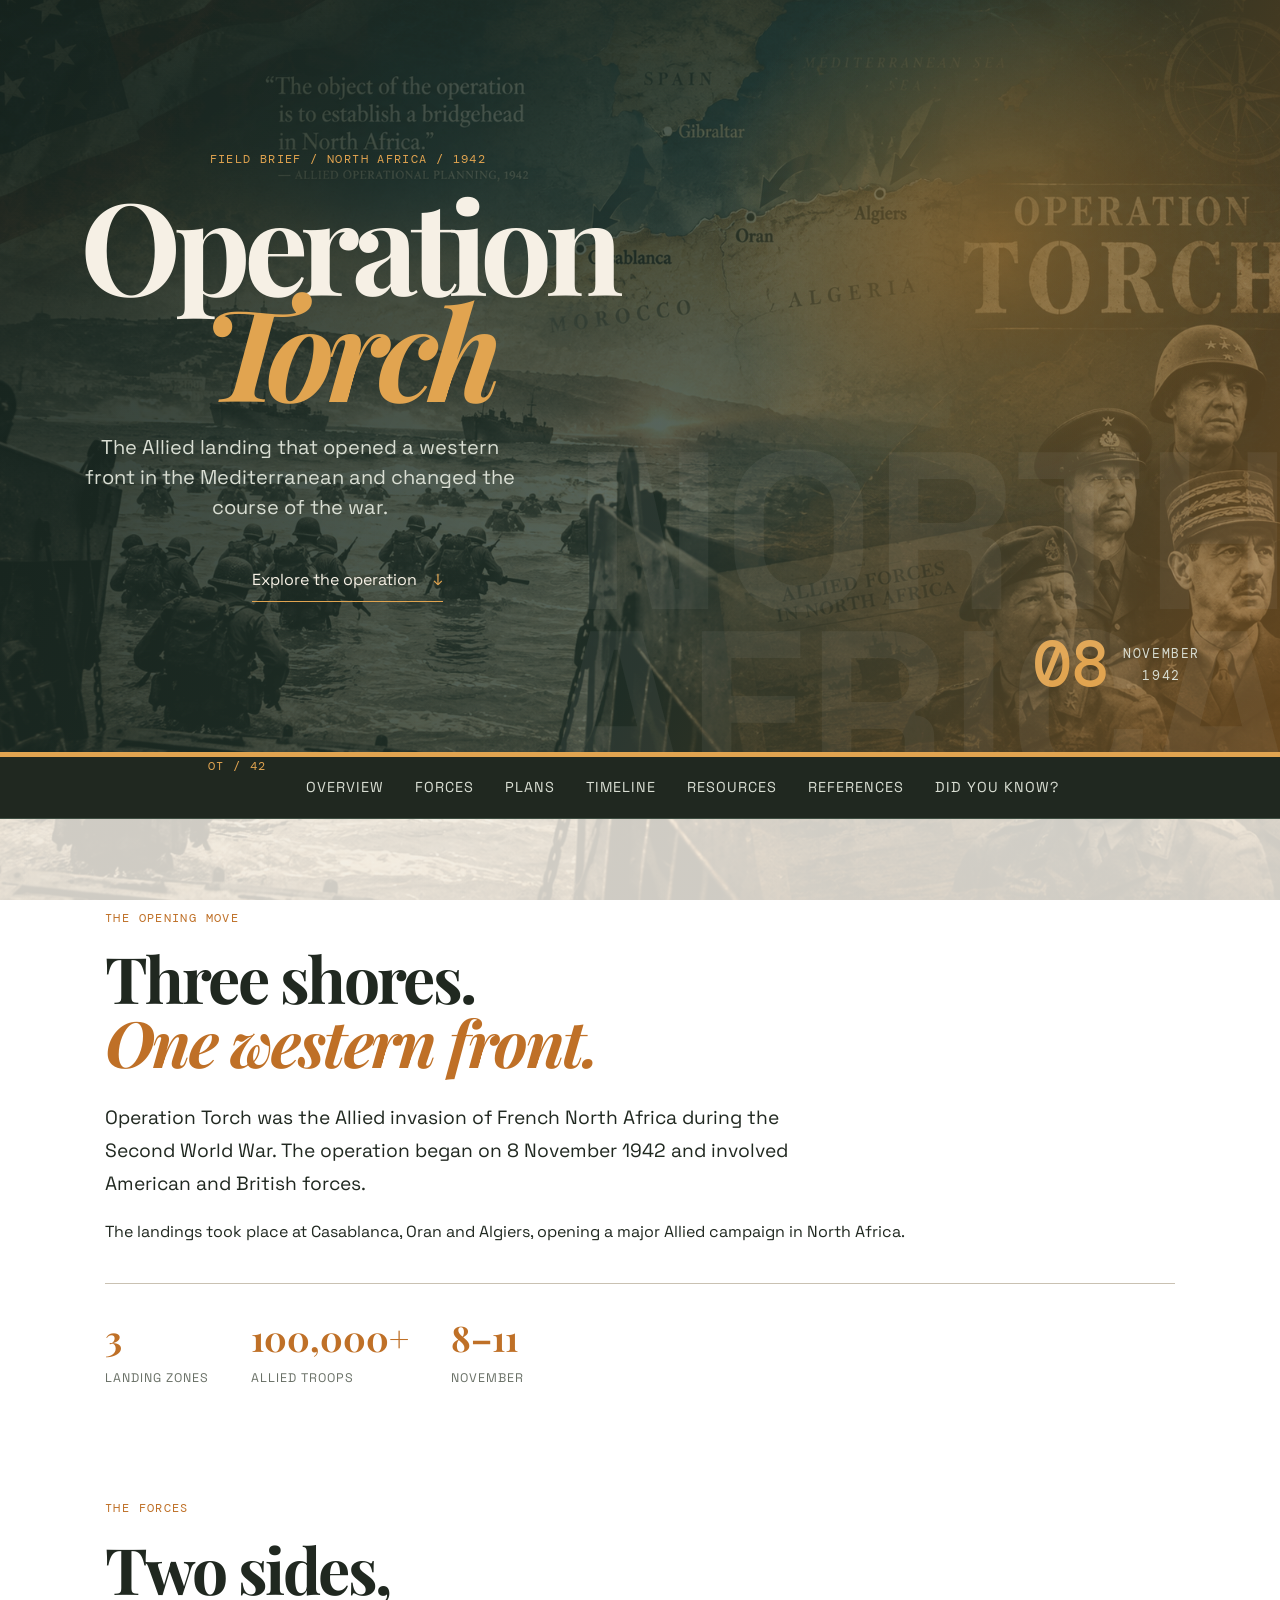
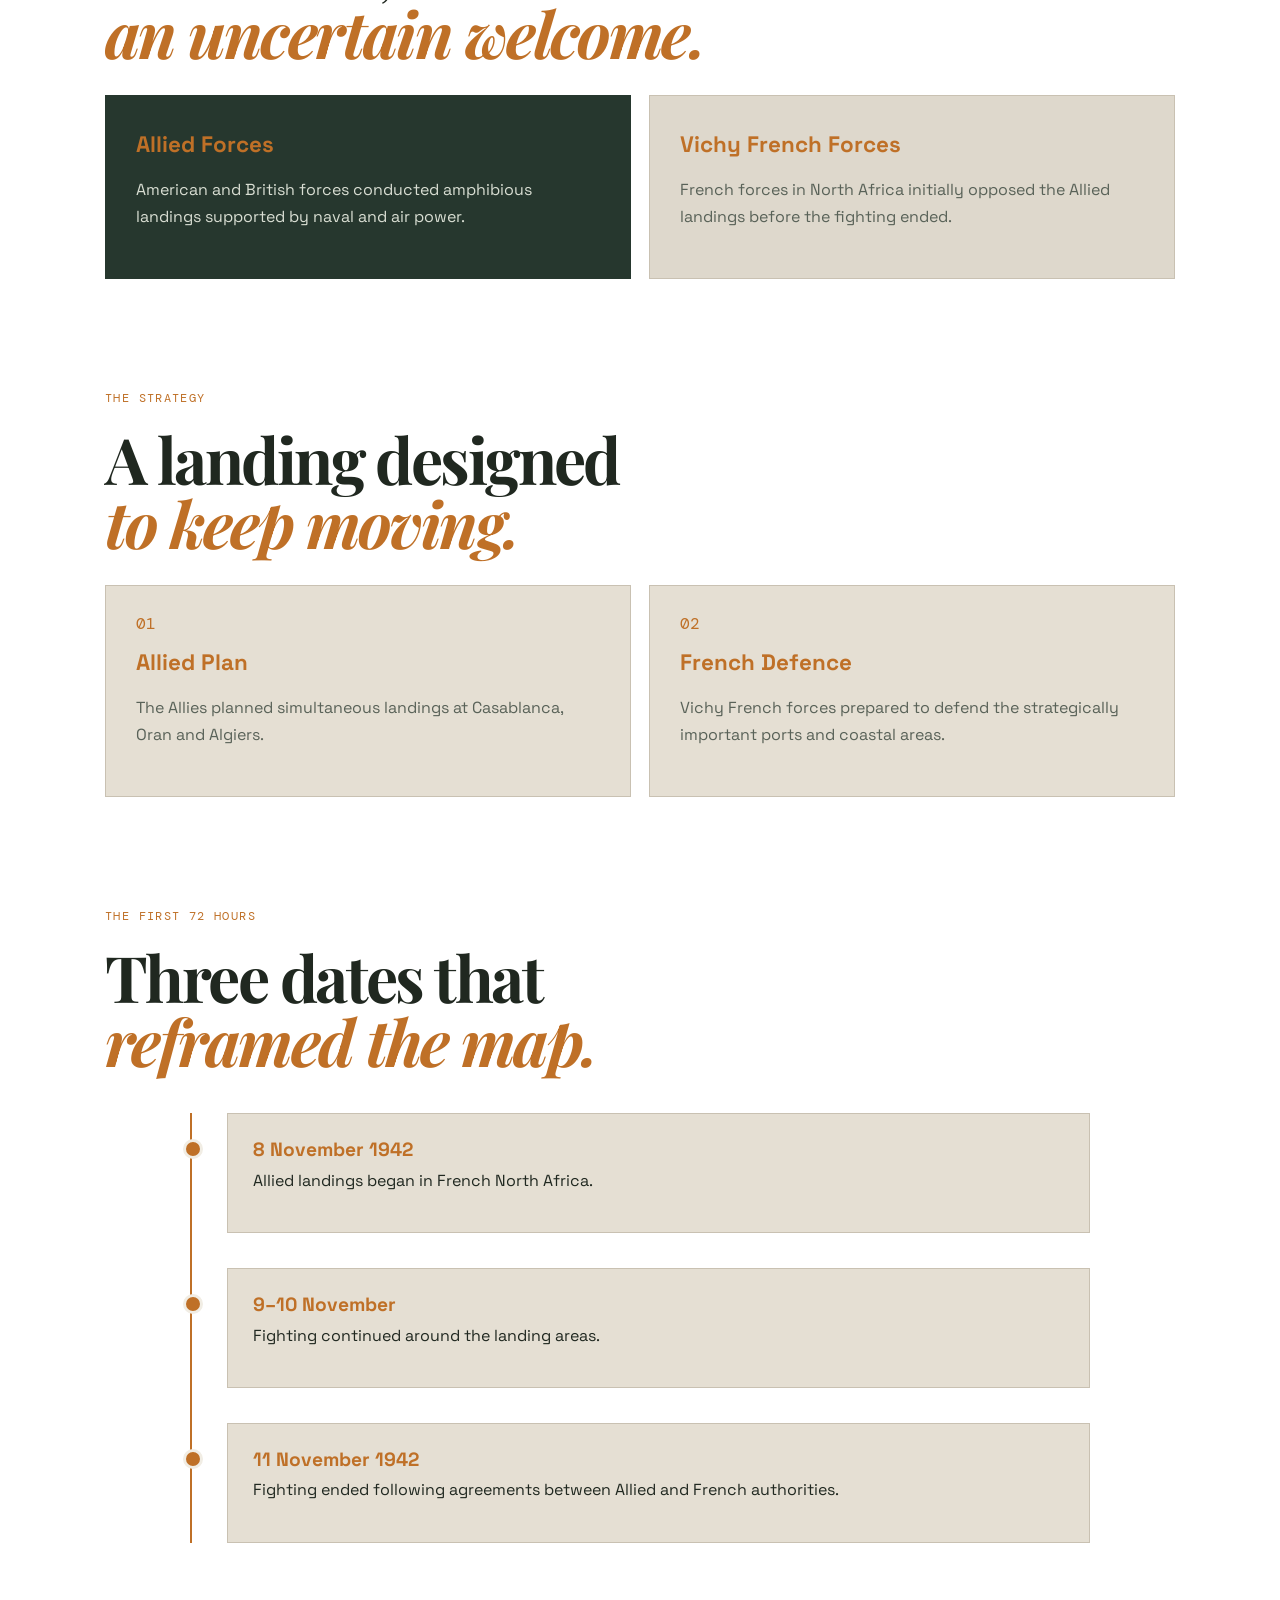
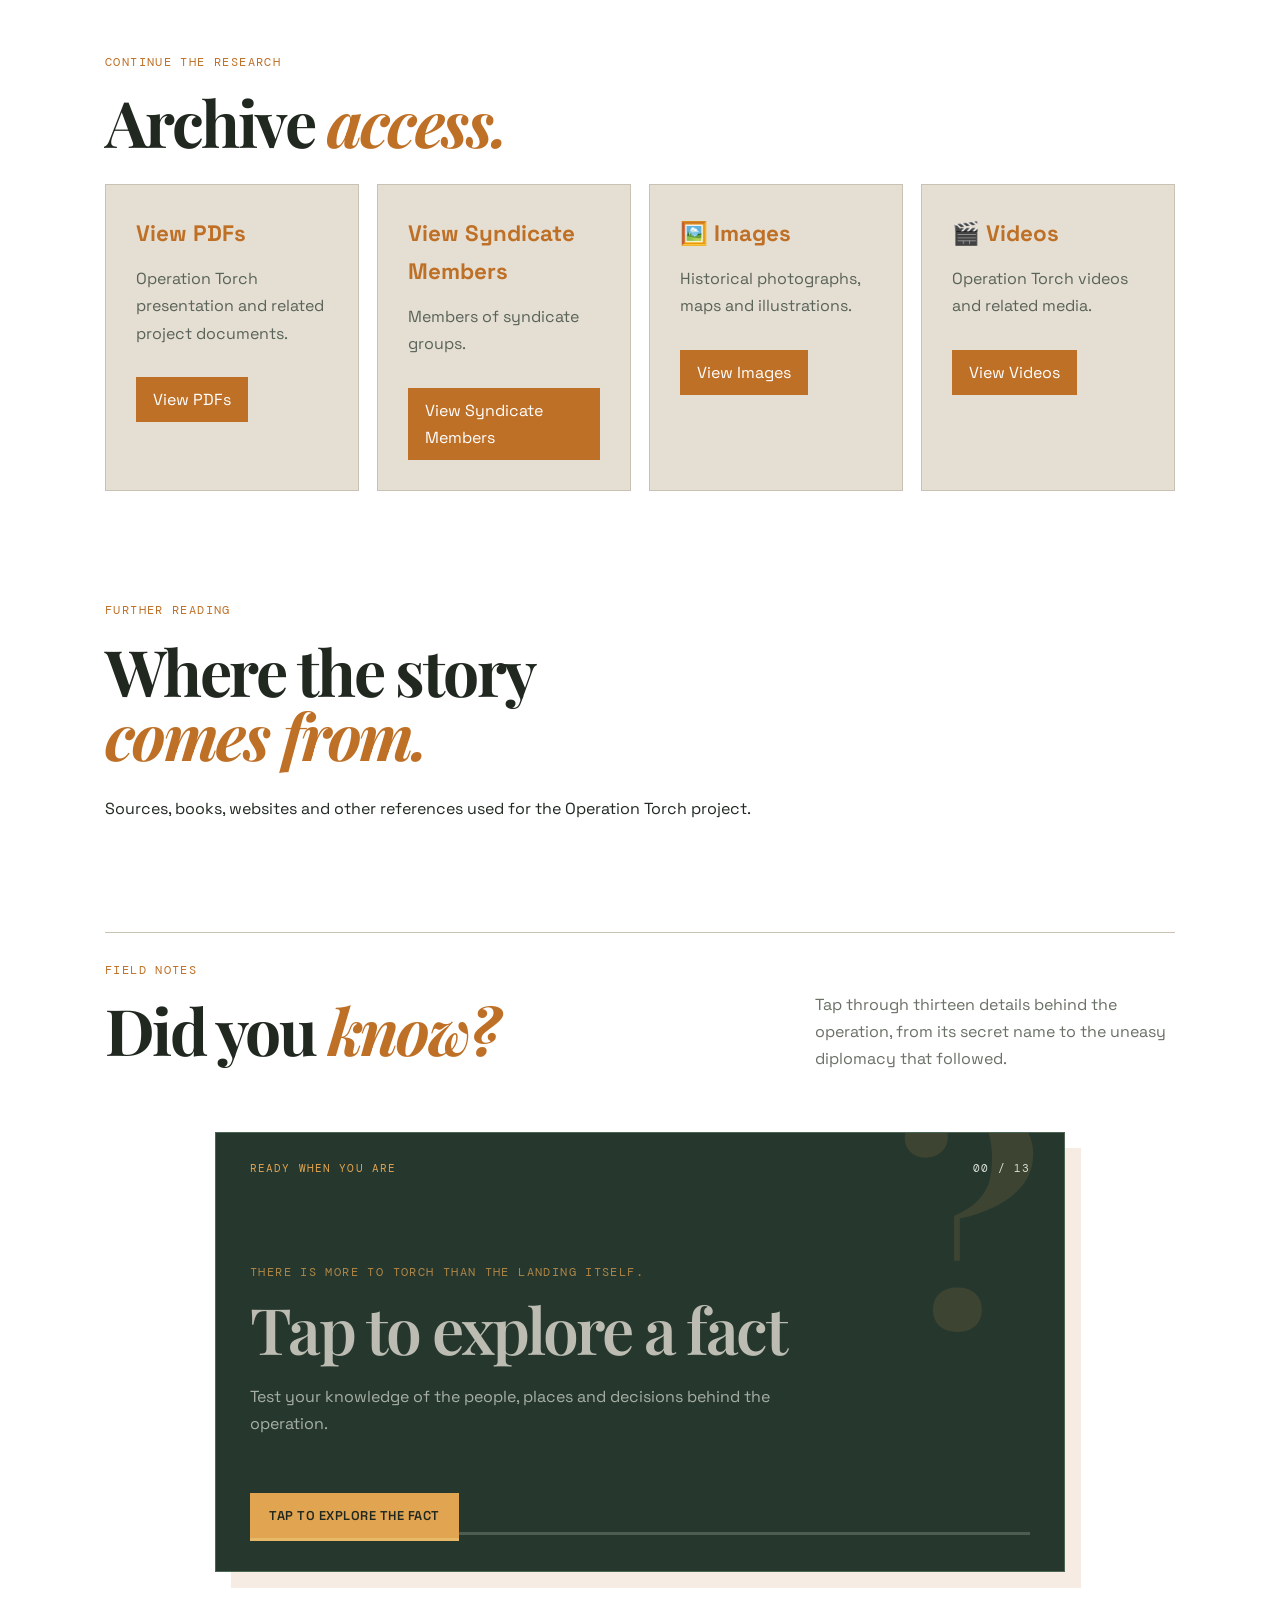
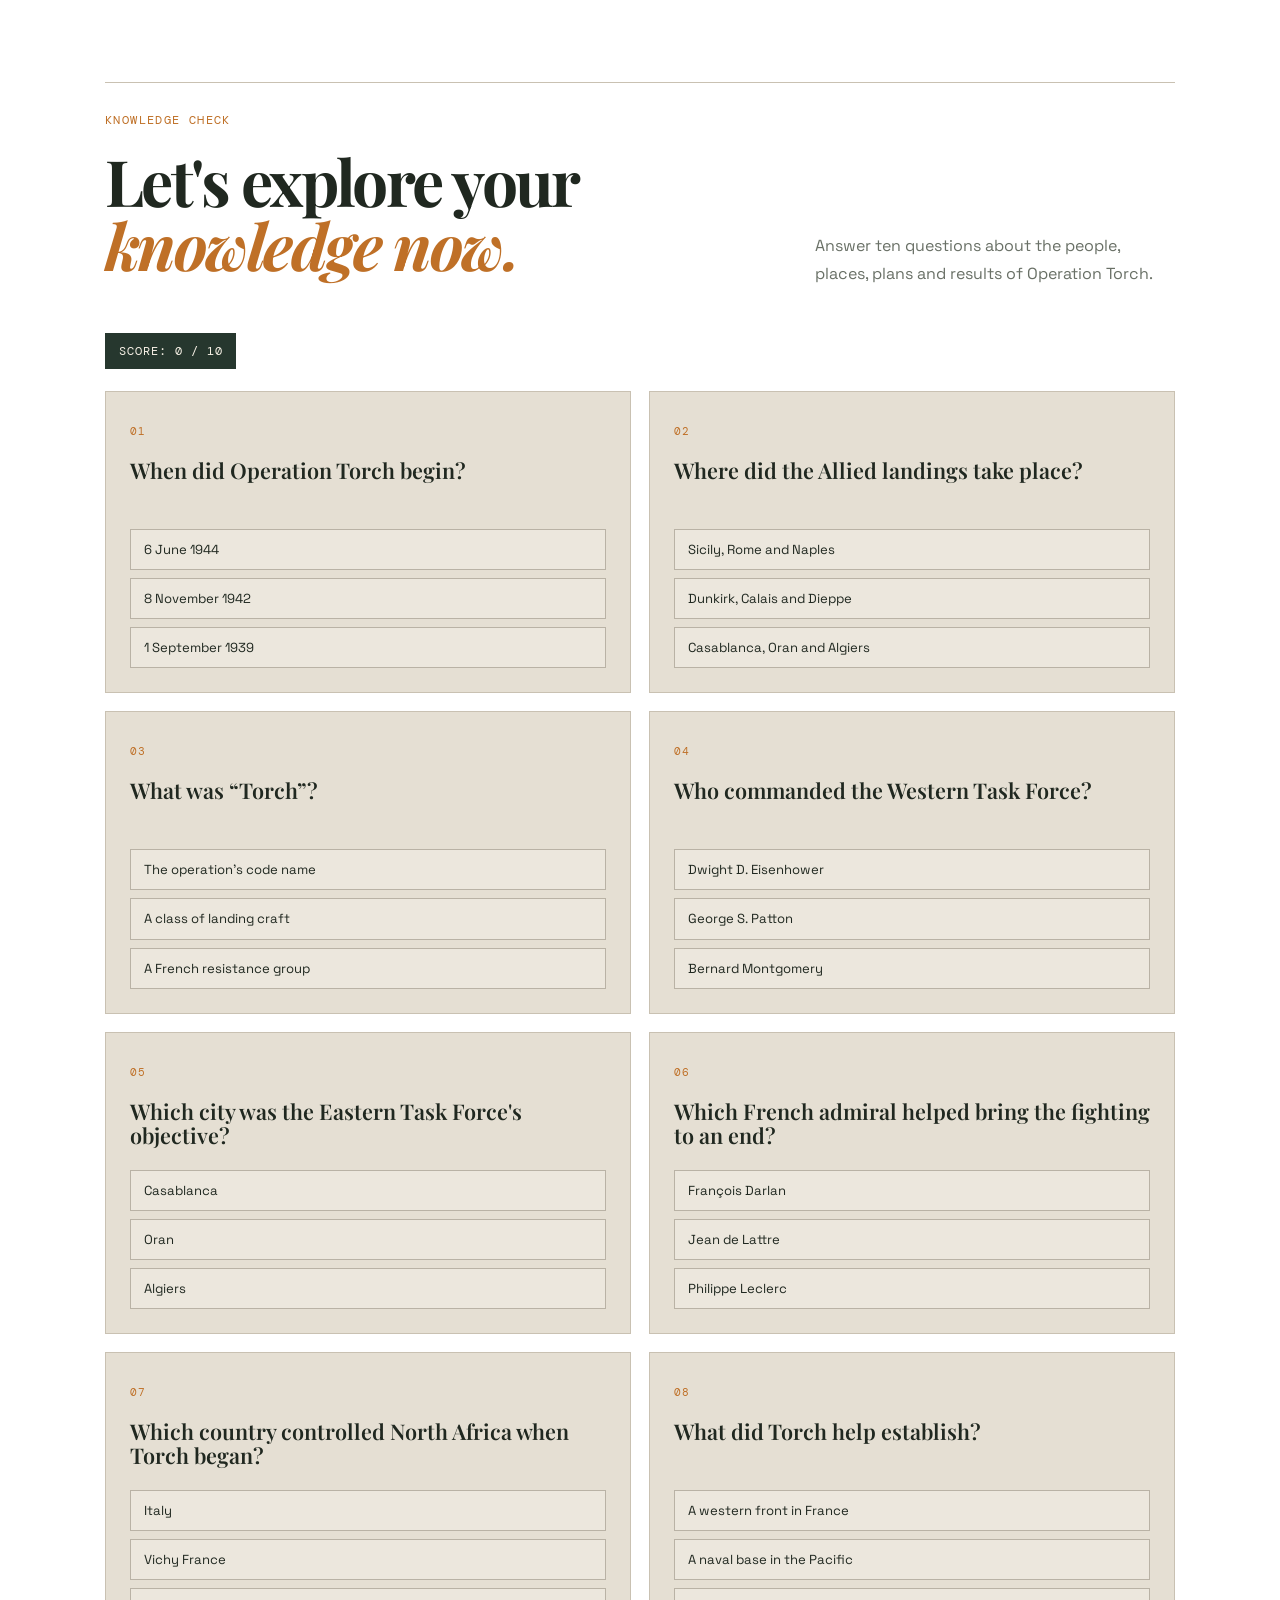
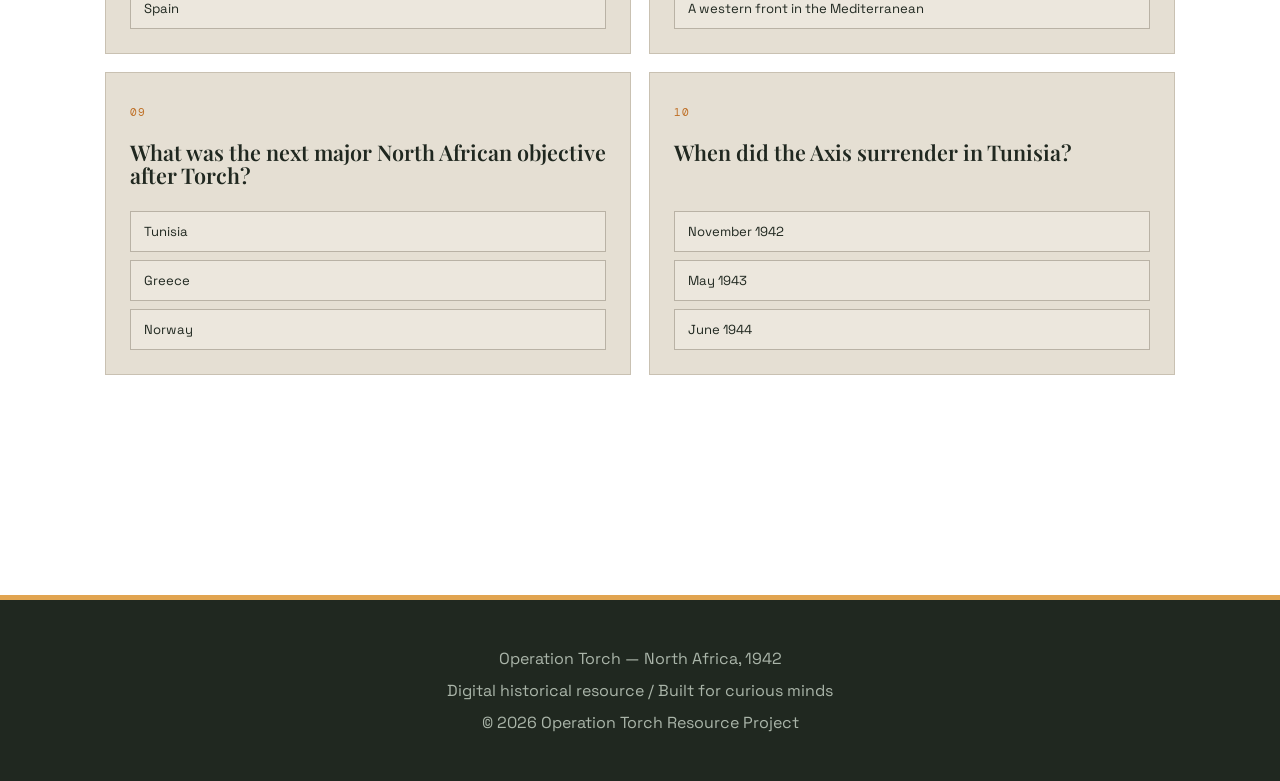
<file: index.html>
<!DOCTYPE html>
<html lang="en">
<head>
    <meta charset="UTF-8">
    <meta name="viewport" content="width=device-width, initial-scale=1.0">

    <title>Operation Torch | North Africa 1942</title>

    <link rel="stylesheet" href="style.css">
</head>

<body>

    <header class="hero">
        <div class="hero__content">
            <p class="eyebrow">Field brief / North Africa / 1942</p>
            <h1>Operation<br><em>Torch</em></h1>
            <p class="hero__dek">The Allied landing that opened a western front in the Mediterranean and changed the course of the war.</p>
            <a class="hero__link" href="#overview">Explore the operation <span>↓</span></a>
        </div>
        <div class="hero__date" aria-label="Operation dates">
            <span>08</span>
            <small>November<br>1942</small>
        </div>
    </header>

    <nav aria-label="Primary navigation">
        <span class="nav__label">OT / 42</span>
        <a href="#overview">Overview</a>
        <a href="#forces">Forces</a>
        <a href="#plans">Plans</a>
        <a href="#timeline">Timeline</a>
        <a href="#resources">Resources</a>
        <a href="#references">References</a>
        <a href="#facts">Did you know?</a>
    </nav>

    <main>

        <section id="overview">
            <p class="section-kicker">The opening move</p>
            <h2>Three shores.<br><em>One western front.</em></h2>

            <p class="lead">
                Operation Torch was the Allied invasion of French North Africa
                during the Second World War. The operation began on
                8 November 1942 and involved American and British forces.
            </p>

            <p>
                The landings took place at Casablanca, Oran and Algiers,
                opening a major Allied campaign in North Africa.
            </p>
            <div class="overview-stats" aria-label="Operation overview statistics">
                <div><strong>3</strong><span>landing zones</span></div>
                <div><strong>100,000+</strong><span>Allied troops</span></div>
                <div><strong>8–11</strong><span>November</span></div>
            </div>
        </section>


        <section id="forces">

            <p class="section-kicker">The forces</p>
            <h2>Two sides,<br><em>an uncertain welcome.</em></h2>

            <div class="cards">

                <div class="card card--accent">
                    <h3>Allied Forces</h3>
                    <p>
                        American and British forces conducted amphibious
                        landings supported by naval and air power.
                    </p>
                </div>

                <div class="card card--quiet">
                    <h3>Vichy French Forces</h3>
                    <p>
                        French forces in North Africa initially opposed
                        the Allied landings before the fighting ended.
                    </p>
                </div>

            </div>

        </section>


        <section id="plans">

            <p class="section-kicker">The strategy</p>
            <h2>A landing designed<br><em>to keep moving.</em></h2>

            <div class="cards">

                <div class="card card--numbered">
                    <span class="card__number">01</span>
                    <h3>Allied Plan</h3>
                    <p>
                        The Allies planned simultaneous landings at
                        Casablanca, Oran and Algiers.
                    </p>
                </div>

                <div class="card card--numbered">
                    <span class="card__number">02</span>
                    <h3>French Defence</h3>
                    <p>
                        Vichy French forces prepared to defend the
                        strategically important ports and coastal areas.
                    </p>
                </div>

            </div>

        </section>


        <section id="timeline">

            <p class="section-kicker">The first 72 hours</p>
            <h2>Three dates that<br><em>reframed the map.</em></h2>

            <div class="timeline">

                <div>
                    <strong>8 November 1942</strong>
                    <p>Allied landings began in French North Africa.</p>
                </div>

                <div>
                    <strong>9–10 November</strong>
                    <p>
                        Fighting continued around the landing areas.
                    </p>
                </div>

                <div>
                    <strong>11 November 1942</strong>
                    <p>
                        Fighting ended following agreements between
                        Allied and French authorities.
                    </p>
                </div>

            </div>

        </section>


        <section id="resources">

            <p class="section-kicker">Continue the research</p>
            <h2>Archive <em>access.</em></h2>

            <div class="cards">

                <div class="card">
                    <h3>View PDFs</h3>
                    <p>Operation Torch presentation and related project documents.</p>
                    <a href="pdfs.html">
                        View PDFs
                    </a>
                </div>

                <div class="card">
                    <h3>View Syndicate Members</h3>
                    <p>Members of syndicate groups.</p>
                    <a href="syndicate-members.html">
                        View Syndicate Members
                    </a>
                </div>

                <div class="card">
                    <h3>🖼️ Images</h3>
                    <p>Historical photographs, maps and illustrations.</p>
                    <a href="gallery.html">
                        View Images
                    </a>
                </div>

                <div class="card">
                    <h3>🎬 Videos</h3>
                    <p>Operation Torch videos and related media.</p>
                    <a href="videos.html">
                        View Videos
                    </a>
                </div>

            </div>

        </section>


        <section id="references">

            <p class="section-kicker">Further reading</p>
            <h2>Where the story<br><em>comes from.</em></h2>

            <p>
                Sources, books, websites and other references used
                for the Operation Torch project.
            </p>

        </section>

        <section id="facts" class="facts-section">
            <div class="facts-heading">
                <div>
                    <p class="section-kicker">Field notes</p>
                    <h2>Did you <em>know?</em></h2>
                </div>
                <p>Tap through thirteen details behind the operation, from its secret name to the uneasy diplomacy that followed.</p>
            </div>

            <div class="fact-player" data-fact-player>
                <div class="fact-player__topline">
                    <span class="fact-player__status" data-fact-status>Ready when you are</span>
                    <span class="fact-player__count" data-fact-count>00 / 13</span>
                </div>
                <div class="fact-player__content" data-fact-content aria-live="polite">
                    <span class="fact-player__prompt">There is more to Torch than the landing itself.</span>
                    <strong>Tap to explore a fact</strong>
                    <p>Test your knowledge of the people, places and decisions behind the operation.</p>
                </div>
                <button class="fact-player__button" type="button" data-fact-button>Tap to explore the fact</button>
                <div class="fact-player__progress" aria-hidden="true"><span data-fact-progress></span></div>
            </div>

            <div class="facts-source" hidden>
                <article data-fact="01 / Origin"><h3>“Torch” was a cover name.</h3><p>The operation’s code name helped conceal the invasion’s real destination from the Axis powers.</p></article>
                <article data-fact="02 / Scale"><h3>More than 100,000 Allied troops came ashore.</h3><p>The force mixed American ground troops with British naval and air support.</p></article>
                <article data-fact="03 / Strategic significance"><h3>It was the first major Anglo-American operation in the European-North African theatre.</h3><p>The landings created a new western front in the Mediterranean.</p></article>
                <article data-fact="04 / Diplomacy"><h3>The Allies hoped to avoid a long fight with France.</h3><p>Admiral François Darlan’s intervention helped bring the fighting to an end.</p></article>
                <article data-fact="05 / Map"><h3>Algiers became the political hinge.</h3><p>Its capture gave the Allies an important headquarters and a route toward Tunisia.</p></article>
                <article data-fact="06 / Sea"><h3>Convoys crossed the Atlantic under threat.</h3><p>Amphibious ships and escorts had to reach North Africa while German U-boats hunted Allied shipping.</p></article>
                <article data-fact="07 / Date"><h3>The first landings began before dawn on 8 November 1942.</h3><p>The early-hour attacks caught many defenders by surprise.</p></article>
                <article data-fact="08 / Air power"><h3>Airfields mattered as much as beaches.</h3><p>Capturing bases allowed Allied aircraft to support the advance and reach farther into the Mediterranean.</p></article>
                <article data-fact="09 / Aftermath"><h3>Torch pressured Germany from the south.</h3><p>The campaign helped force Axis troops into a two-front struggle in the Mediterranean.</p></article>
                <article data-fact="10 / Resistance"><h3>By 11 November, organized resistance had largely ended.</h3><p>Fighting stopped following agreements between Allied and French authorities.</p></article>
                <article data-fact="11 / Next move"><h3>Torch pointed directly toward Tunisia.</h3><p>The landings secured a base for the next phase of the North African campaign.</p></article>
                <article data-fact="12 / Legacy"><h3>It was a rehearsal for larger landings.</h3><p>The lessons of Torch shaped later Allied operations, including Sicily and Normandy.</p></article>
                <article data-fact="13 / Endgame"><h3>The North African campaign ended with the Axis surrender in Tunisia.</h3><p>That surrender came in May 1943, six months after the Torch landings.</p></article>
            </div>
        </section>

        <section id="quiz" class="quiz-section">
            <div class="facts-heading">
                <div>
                    <p class="section-kicker">Knowledge check</p>
                    <h2>Let's explore your <em>knowledge now.</em></h2>
                </div>
                <p>Answer ten questions about the people, places, plans and results of Operation Torch.</p>
            </div>

            <div class="quiz-score" data-quiz-score aria-live="polite">Score: 0 / 10</div>

            <div class="quiz-grid">
                <article class="quiz-question" data-answer="b">
                    <span class="quiz-question__number">01</span>
                    <h3>When did Operation Torch begin?</h3>
                    <div class="quiz-options">
                        <button type="button" data-option="a">6 June 1944</button>
                        <button type="button" data-option="b">8 November 1942</button>
                        <button type="button" data-option="c">1 September 1939</button>
                    </div>
                </article>

                <article class="quiz-question" data-answer="c">
                    <span class="quiz-question__number">02</span>
                    <h3>Where did the Allied landings take place?</h3>
                    <div class="quiz-options">
                        <button type="button" data-option="a">Sicily, Rome and Naples</button>
                        <button type="button" data-option="b">Dunkirk, Calais and Dieppe</button>
                        <button type="button" data-option="c">Casablanca, Oran and Algiers</button>
                    </div>
                </article>

                <article class="quiz-question" data-answer="a">
                    <span class="quiz-question__number">03</span>
                    <h3>What was “Torch”?</h3>
                    <div class="quiz-options">
                        <button type="button" data-option="a">The operation's code name</button>
                        <button type="button" data-option="b">A class of landing craft</button>
                        <button type="button" data-option="c">A French resistance group</button>
                    </div>
                </article>

                <article class="quiz-question" data-answer="b">
                    <span class="quiz-question__number">04</span>
                    <h3>Who commanded the Western Task Force?</h3>
                    <div class="quiz-options">
                        <button type="button" data-option="a">Dwight D. Eisenhower</button>
                        <button type="button" data-option="b">George S. Patton</button>
                        <button type="button" data-option="c">Bernard Montgomery</button>
                    </div>
                </article>

                <article class="quiz-question" data-answer="c">
                    <span class="quiz-question__number">05</span>
                    <h3>Which city was the Eastern Task Force's objective?</h3>
                    <div class="quiz-options">
                        <button type="button" data-option="a">Casablanca</button>
                        <button type="button" data-option="b">Oran</button>
                        <button type="button" data-option="c">Algiers</button>
                    </div>
                </article>

                <article class="quiz-question" data-answer="a">
                    <span class="quiz-question__number">06</span>
                    <h3>Which French admiral helped bring the fighting to an end?</h3>
                    <div class="quiz-options">
                        <button type="button" data-option="a">François Darlan</button>
                        <button type="button" data-option="b">Jean de Lattre</button>
                        <button type="button" data-option="c">Philippe Leclerc</button>
                    </div>
                </article>

                <article class="quiz-question" data-answer="b">
                    <span class="quiz-question__number">07</span>
                    <h3>Which country controlled North Africa when Torch began?</h3>
                    <div class="quiz-options">
                        <button type="button" data-option="a">Italy</button>
                        <button type="button" data-option="b">Vichy France</button>
                        <button type="button" data-option="c">Spain</button>
                    </div>
                </article>

                <article class="quiz-question" data-answer="c">
                    <span class="quiz-question__number">08</span>
                    <h3>What did Torch help establish?</h3>
                    <div class="quiz-options">
                        <button type="button" data-option="a">A western front in France</button>
                        <button type="button" data-option="b">A naval base in the Pacific</button>
                        <button type="button" data-option="c">A western front in the Mediterranean</button>
                    </div>
                </article>

                <article class="quiz-question" data-answer="a">
                    <span class="quiz-question__number">09</span>
                    <h3>What was the next major North African objective after Torch?</h3>
                    <div class="quiz-options">
                        <button type="button" data-option="a">Tunisia</button>
                        <button type="button" data-option="b">Greece</button>
                        <button type="button" data-option="c">Norway</button>
                    </div>
                </article>

                <article class="quiz-question" data-answer="b">
                    <span class="quiz-question__number">10</span>
                    <h3>When did the Axis surrender in Tunisia?</h3>
                    <div class="quiz-options">
                        <button type="button" data-option="a">November 1942</button>
                        <button type="button" data-option="b">May 1943</button>
                        <button type="button" data-option="c">June 1944</button>
                    </div>
                </article>
            </div>
        </section>

    </main>


    <footer>
        <p>Operation Torch — North Africa, 1942</p>
        <p>Digital historical resource / Built for curious minds</p>
    </footer>


    <script src="script.js"></script>

</body>
</html>
</file>
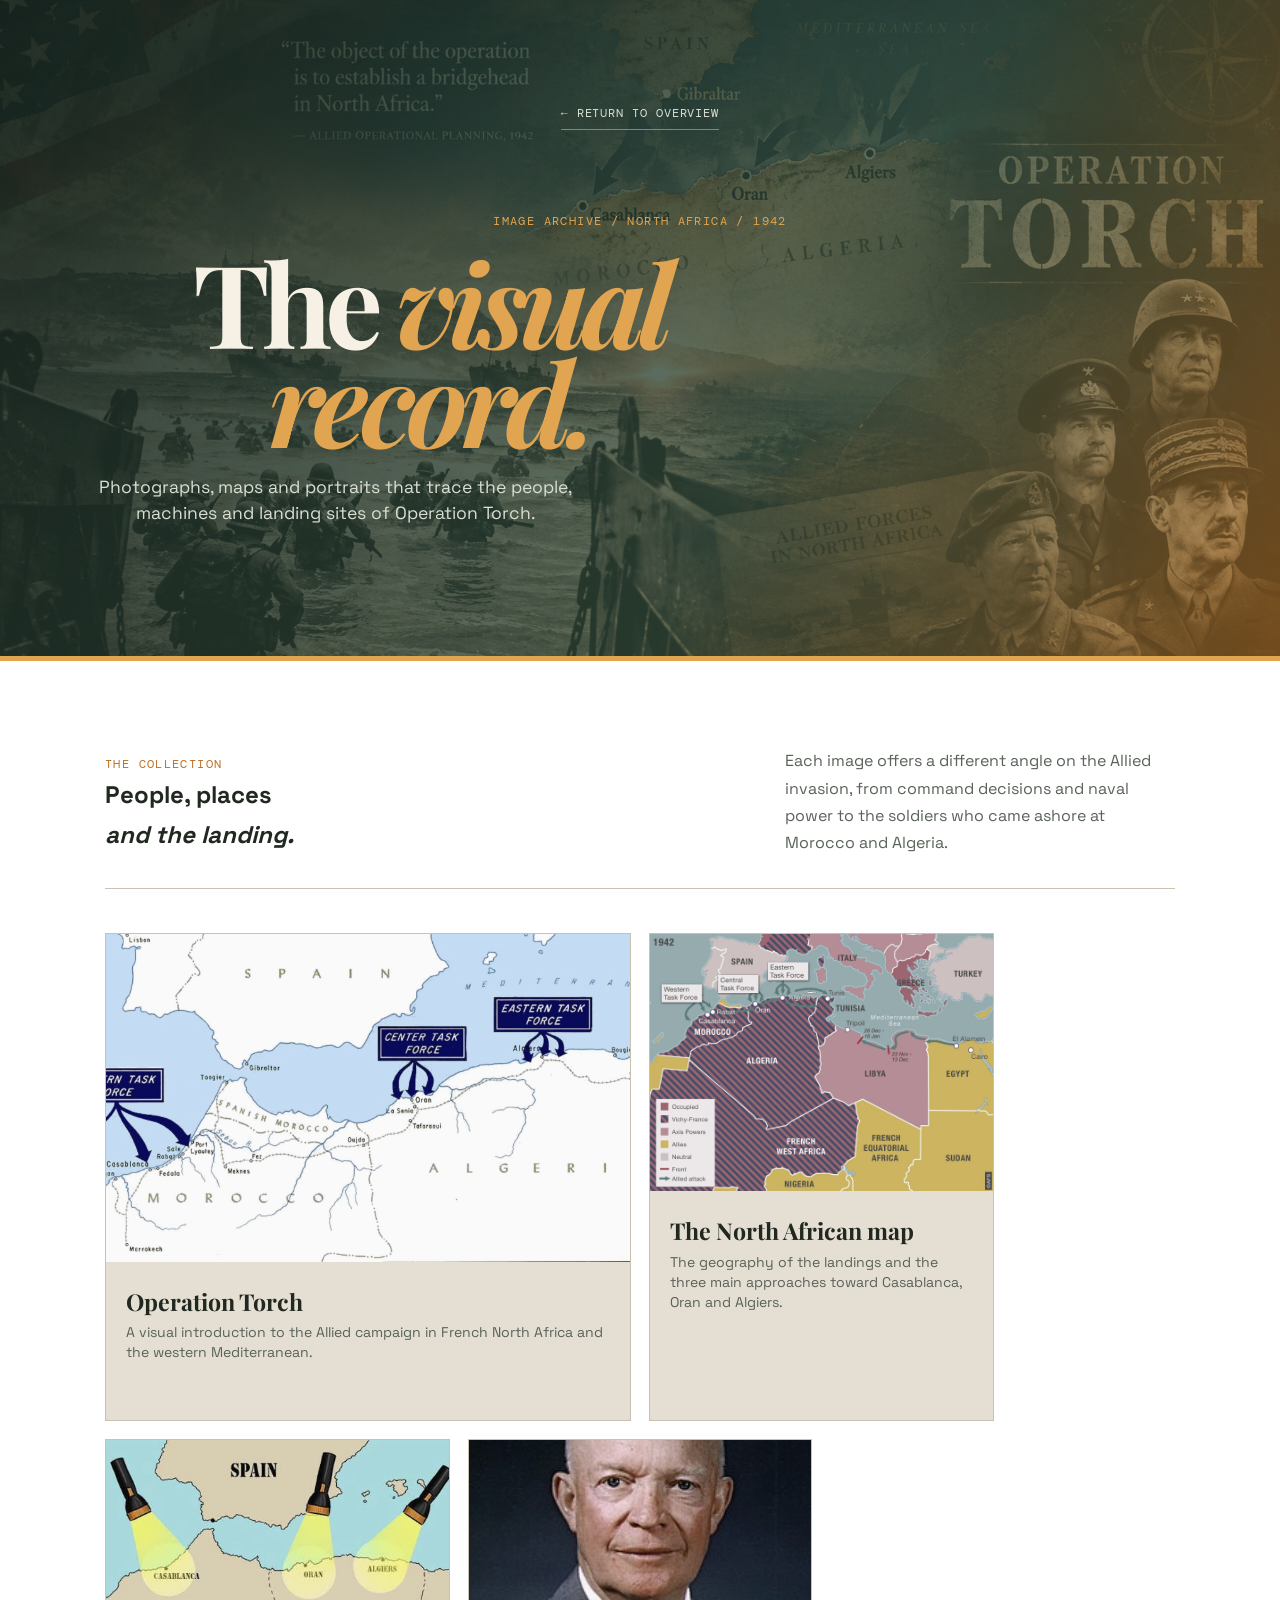
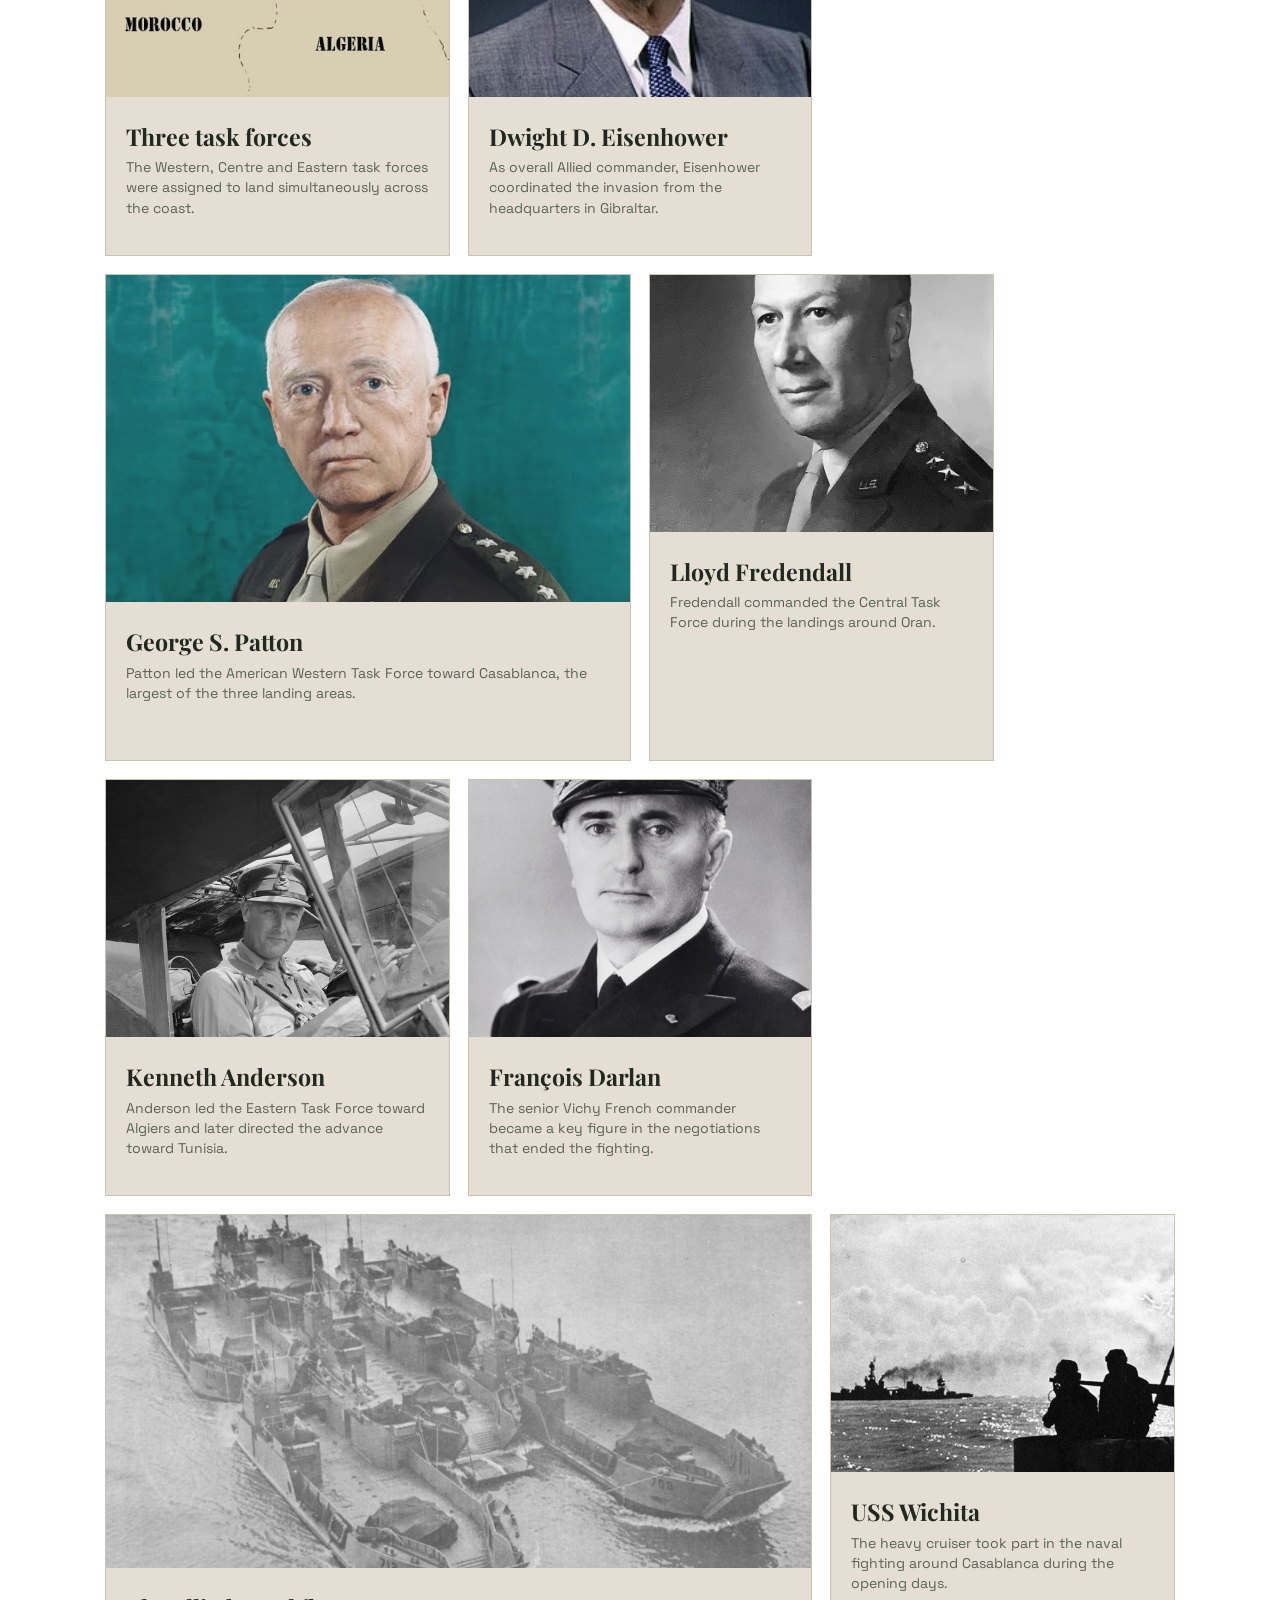
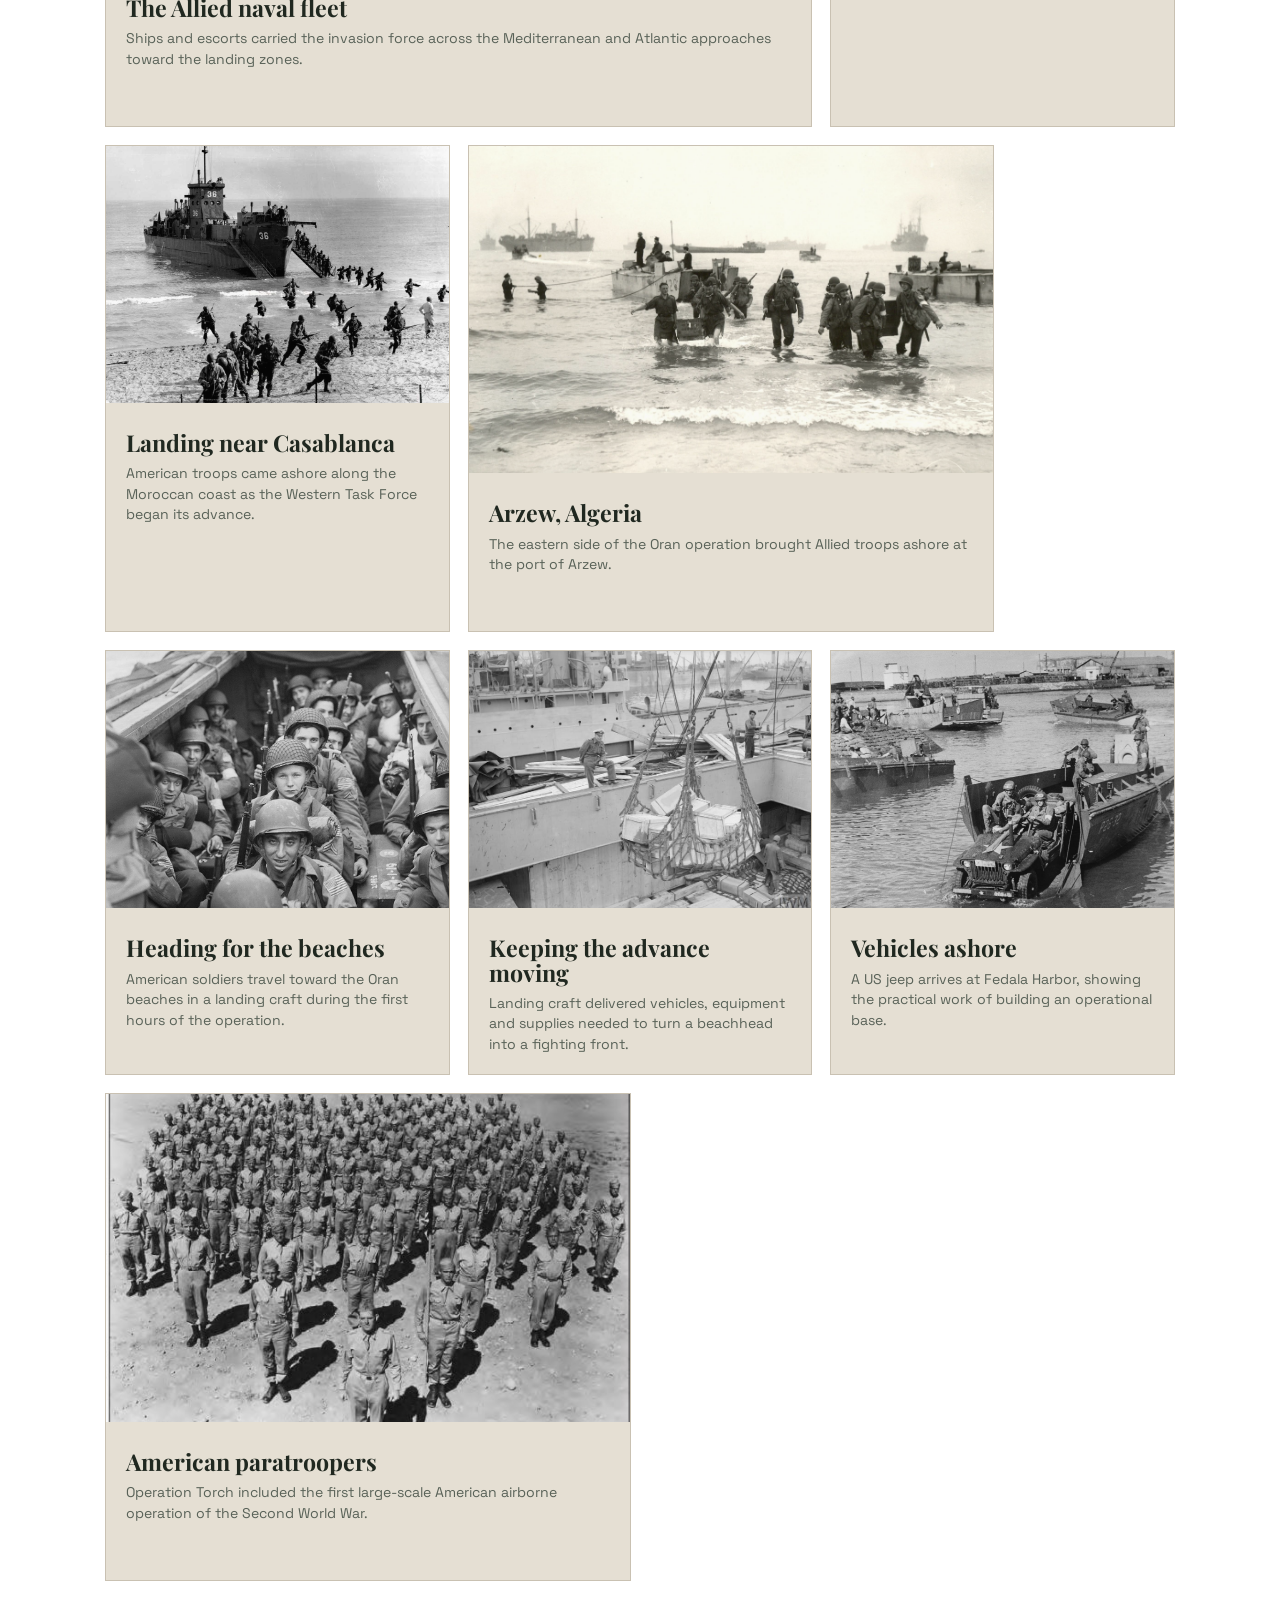
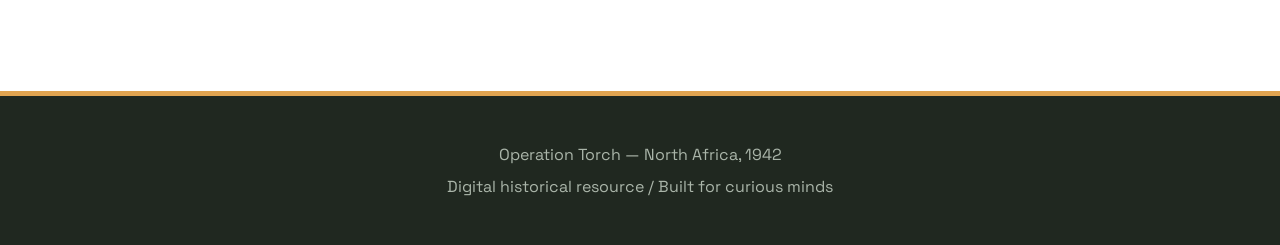
<file: gallery.html>
<!DOCTYPE html>
<html lang="en">
<head>
    <meta charset="UTF-8">
    <meta name="viewport" content="width=device-width, initial-scale=1.0">
    <meta name="description" content="Photographs, maps and portraits from Operation Torch in North Africa, 1942.">
    <title>Image Archive | Operation Torch</title>
    <link rel="stylesheet" href="style.css">
</head>
<body class="gallery-page">

    <header class="gallery-hero">
        <div class="gallery-hero__inner">
            <a class="gallery-back" href="index.html">&larr; Return to overview</a>
            <p class="eyebrow">Image archive / North Africa / 1942</p>
            <h1>The <em>visual record.</em></h1>
            <p class="gallery-hero__dek">Photographs, maps and portraits that trace the people, machines and landing sites of Operation Torch.</p>
        </div>
    </header>

    <main class="gallery-main">
        <div class="gallery-intro">
            <div>
                <p class="section-kicker">The collection</p>
                <h2>People, places<br><em>and the landing.</em></h2>
            </div>
            <p>Each image offers a different angle on the Allied invasion, from command decisions and naval power to the soldiers who came ashore at Morocco and Algeria.</p>
        </div>

        <div class="archive-grid" aria-label="Operation Torch image archive">
            <figure class="archive-card archive-card--feature">
                <a href="images/operation-torch-overview.jpg" target="_blank" rel="noopener">
                    <img src="images/operation-torch-overview.jpg" alt="Overview image representing Operation Torch" loading="eager">
                </a>
                <figcaption><h3>Operation Torch</h3><p>A visual introduction to the Allied campaign in French North Africa and the western Mediterranean.</p></figcaption>
            </figure>

            <figure class="archive-card">
                <a href="images/operation torch map.jpg" target="_blank" rel="noopener">
                    <img src="images/operation torch map.jpg" alt="Map of Operation Torch in North Africa" loading="lazy">
                </a>
                <figcaption><h3>The North African map</h3><p>The geography of the landings and the three main approaches toward Casablanca, Oran and Algiers.</p></figcaption>
            </figure>

            <figure class="archive-card">
                <a href="images/Landing of three task forces.jpg" target="_blank" rel="noopener">
                    <img src="images/Landing of three task forces.jpg" alt="Map showing the landing of three Allied task forces" loading="lazy">
                </a>
                <figcaption><span class="archive-card__number">03 / Plan</span><h3>Three task forces</h3><p>The Western, Centre and Eastern task forces were assigned to land simultaneously across the coast.</p></figcaption>
            </figure>

            <figure class="archive-card">
                <a href="images/eisenhower.jpg" target="_blank" rel="noopener">
                    <img src="images/eisenhower.jpg" alt="General Dwight D. Eisenhower" loading="lazy">
                </a>
                <figcaption><span class="archive-card__number">04 / Command</span><h3>Dwight D. Eisenhower</h3><p>As overall Allied commander, Eisenhower coordinated the invasion from the headquarters in Gibraltar.</p></figcaption>
            </figure>

            <figure class="archive-card archive-card--feature">
                <a href="images/george s patton.jpg" target="_blank" rel="noopener">
                    <img src="images/george s patton.jpg" alt="General George S. Patton" loading="lazy">
                </a>
                <figcaption><span class="archive-card__number">05 / Western Task Force</span><h3>George S. Patton</h3><p>Patton led the American Western Task Force toward Casablanca, the largest of the three landing areas.</p></figcaption>
            </figure>

            <figure class="archive-card">
                <a href="images/major general lloyd fredendall, commander of central task force.jpg" target="_blank" rel="noopener">
                    <img src="images/major general lloyd fredendall, commander of central task force.jpg" alt="Major General Lloyd Fredendall, commander of the Central Task Force" loading="lazy">
                </a>
                <figcaption><span class="archive-card__number">06 / Central Task Force</span><h3>Lloyd Fredendall</h3><p>Fredendall commanded the Central Task Force during the landings around Oran.</p></figcaption>
            </figure>

            <figure class="archive-card">
                <a href="images/Lieutenant General Kenneth Anderson, commander of eastern task force.jpg" target="_blank" rel="noopener">
                    <img src="images/Lieutenant General Kenneth Anderson, commander of eastern task force.jpg" alt="Lieutenant General Kenneth Anderson, commander of the Eastern Task Force" loading="lazy">
                </a>
                <figcaption><span class="archive-card__number">07 / Eastern Task Force</span><h3>Kenneth Anderson</h3><p>Anderson led the Eastern Task Force toward Algiers and later directed the advance toward Tunisia.</p></figcaption>
            </figure>

            <figure class="archive-card">
                <a href="images/Admiral François Darlan Senior Vichy French commander.jpg" target="_blank" rel="noopener">
                    <img src="images/Admiral François Darlan Senior Vichy French commander.jpg" alt="Admiral François Darlan, senior Vichy French commander" loading="lazy">
                </a>
                <figcaption><span class="archive-card__number">08 / French command</span><h3>François Darlan</h3><p>The senior Vichy French commander became a key figure in the negotiations that ended the fighting.</p></figcaption>
            </figure>

            <figure class="archive-card archive-card--wide">
                <a href="images/allied-naval-fleet-operation-torch.jpg" target="_blank" rel="noopener">
                    <img src="images/allied-naval-fleet-operation-torch.jpg" alt="Allied naval fleet assembled for Operation Torch" loading="lazy">
                </a>
                <figcaption><span class="archive-card__number">09 / At sea</span><h3>The Allied naval fleet</h3><p>Ships and escorts carried the invasion force across the Mediterranean and Atlantic approaches toward the landing zones.</p></figcaption>
            </figure>

            <figure class="archive-card">
                <a href="images/uss-wichita-casablanca-naval-battle.jpg" target="_blank" rel="noopener">
                    <img src="images/uss-wichita-casablanca-naval-battle.jpg" alt="USS Wichita during the naval battle off Casablanca" loading="lazy">
                </a>
                <figcaption><span class="archive-card__number">10 / Casablanca</span><h3>USS Wichita</h3><p>The heavy cruiser took part in the naval fighting around Casablanca during the opening days.</p></figcaption>
            </figure>

            <figure class="archive-card">
                <a href="images/Allied troops landing near Casablanca, Morocco.jpg" target="_blank" rel="noopener">
                    <img src="images/Allied troops landing near Casablanca, Morocco.jpg" alt="Allied troops landing near Casablanca in Morocco" loading="lazy">
                </a>
                <figcaption><span class="archive-card__number">11 / Casablanca</span><h3>Landing near Casablanca</h3><p>American troops came ashore along the Moroccan coast as the Western Task Force began its advance.</p></figcaption>
            </figure>

            <figure class="archive-card archive-card--feature">
                <a href="images/Allied Troops Landing at Arzew, Algeria.jpg" target="_blank" rel="noopener">
                    <img src="images/Allied Troops Landing at Arzew, Algeria.jpg" alt="Allied troops landing at Arzew in Algeria" loading="lazy">
                </a>
                <figcaption><span class="archive-card__number">12 / Oran</span><h3>Arzew, Algeria</h3><p>The eastern side of the Oran operation brought Allied troops ashore at the port of Arzew.</p></figcaption>
            </figure>

            <figure class="archive-card">
                <a href="images/American troops on board a landing craft heading for the beaches at Oran in Algeria during Operation 'Torch'.jpg" target="_blank" rel="noopener">
                    <img src="images/American troops on board a landing craft heading for the beaches at Oran in Algeria during Operation 'Torch'.jpg" alt="American troops aboard a landing craft heading for the beaches at Oran" loading="lazy">
                </a>
                <figcaption><span class="archive-card__number">13 / Oran</span><h3>Heading for the beaches</h3><p>American soldiers travel toward the Oran beaches in a landing craft during the first hours of the operation.</p></figcaption>
            </figure>

            <figure class="archive-card">
                <a href="images/landing craft logistic supply.jpg" target="_blank" rel="noopener">
                    <img src="images/landing craft logistic supply.jpg" alt="Landing craft carrying logistical supplies" loading="lazy">
                </a>
                <figcaption><span class="archive-card__number">14 / Logistics</span><h3>Keeping the advance moving</h3><p>Landing craft delivered vehicles, equipment and supplies needed to turn a beachhead into a fighting front.</p></figcaption>
            </figure>

            <figure class="archive-card">
                <a href="images/us-jeep-landing-fedala-harbor.jpg" target="_blank" rel="noopener">
                    <img src="images/us-jeep-landing-fedala-harbor.jpg" alt="A US jeep landing at Fedala Harbor" loading="lazy">
                </a>
                <figcaption><span class="archive-card__number">15 / Fedala</span><h3>Vehicles ashore</h3><p>A US jeep arrives at Fedala Harbor, showing the practical work of building an operational base.</p></figcaption>
            </figure>

            <figure class="archive-card archive-card--feature">
                <a href="images/the first american paratrooper deployment during World War II.jpg" target="_blank" rel="noopener">
                    <img src="images/the first american paratrooper deployment during World War II.jpg" alt="The first American paratrooper deployment during World War II" loading="lazy">
                </a>
                <figcaption><span class="archive-card__number">16 / Airborne</span><h3>American paratroopers</h3><p>Operation Torch included the first large-scale American airborne operation of the Second World War.</p></figcaption>
            </figure>
        </div>

    </main>

    <footer>
        <p>Operation Torch — North Africa, 1942</p>
        <p>Digital historical resource / Built for curious minds</p>
    </footer>

</body>
</html>
</file>
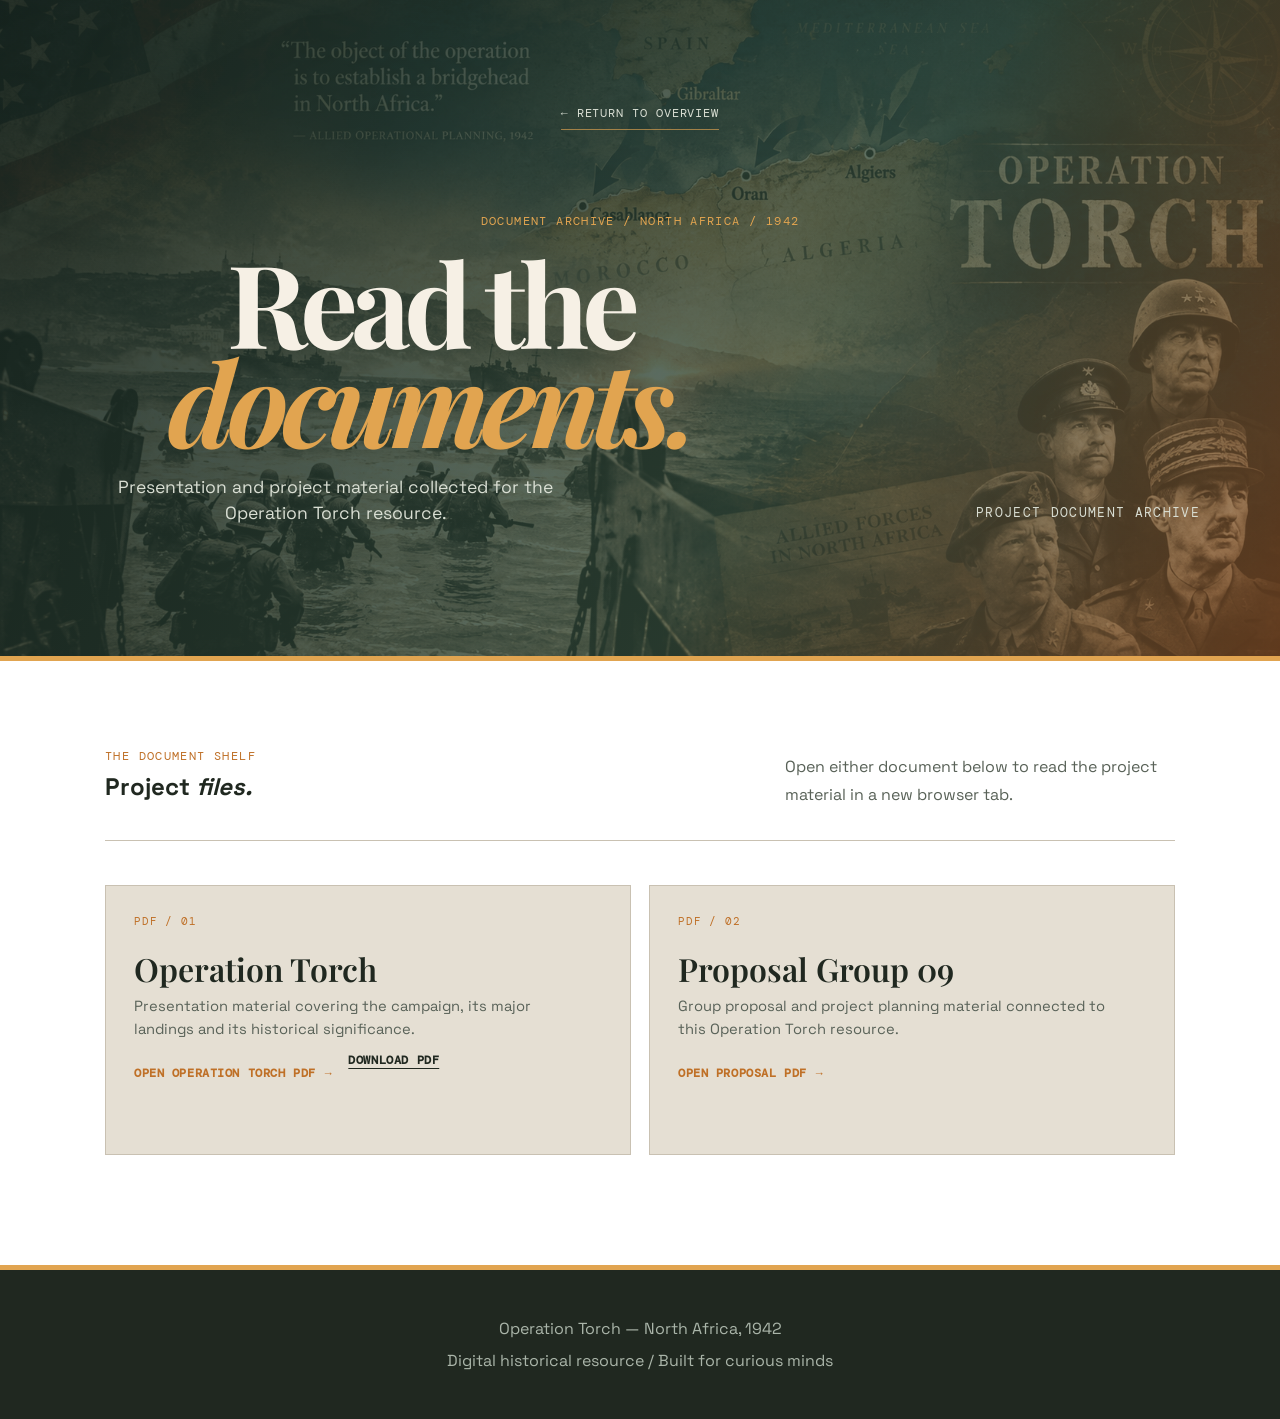
<file: pdfs.html>
<!DOCTYPE html>
<html lang="en">
<head>
    <meta charset="UTF-8">
    <meta name="viewport" content="width=device-width, initial-scale=1.0">
    <meta name="description" content="Operation Torch project PDFs and presentation documents.">
    <title>PDF Archive | Operation Torch</title>
    <link rel="stylesheet" href="style.css">
</head>
<body class="gallery-page pdf-page">

    <header class="gallery-hero pdf-hero">
        <div class="gallery-hero__inner">
            <a class="gallery-back" href="index.html">&larr; Return to overview</a>
            <p class="eyebrow">Document archive / North Africa / 1942</p>
            <h1>Read the <em>documents.</em></h1>
            <p class="gallery-hero__dek">Presentation and project material collected for the Operation Torch resource.</p>
            <div class="gallery-hero__meta"><small>Project document archive</small></div>
        </div>
    </header>

    <main class="gallery-main">
        <div class="gallery-intro">
            <div>
                <p class="section-kicker">The document shelf</p>
                <h2>Project <em>files.</em></h2>
            </div>
            <p>Open either document below to read the project material in a new browser tab.</p>
        </div>

        <div class="pdf-grid" aria-label="Operation Torch PDF documents">
            <article class="pdf-card">
                <div class="pdf-card__label">PDF / 01</div>
                <h3>Operation Torch</h3>
                <p>Presentation material covering the campaign, its major landings and its historical significance.</p>
                <div class="pdf-card__actions">
                    <a class="pdf-card__link" href="pdfs/Operation%20Torch.pdf" target="_blank" rel="noopener">Open Operation Torch PDF <span>&rarr;</span></a>
                    <a class="pdf-card__download" href="pdfs/Operation%20Torch.pdf" download>Download PDF</a>
                </div>
            </article>

            <article class="pdf-card">
                <div class="pdf-card__label">PDF / 02</div>
                <h3>Proposal Group 09</h3>
                <p>Group proposal and project planning material connected to this Operation Torch resource.</p>
                <a class="pdf-card__link" href="pdfs/Proposal%20Group%2009.pdf" target="_blank" rel="noopener">Open Proposal PDF <span>&rarr;</span></a>
            </article>
        </div>
    </main>

    <footer>
        <p>Operation Torch — North Africa, 1942</p>
        <p>Digital historical resource / Built for curious minds</p>
    </footer>

</body>
</html>
</file>
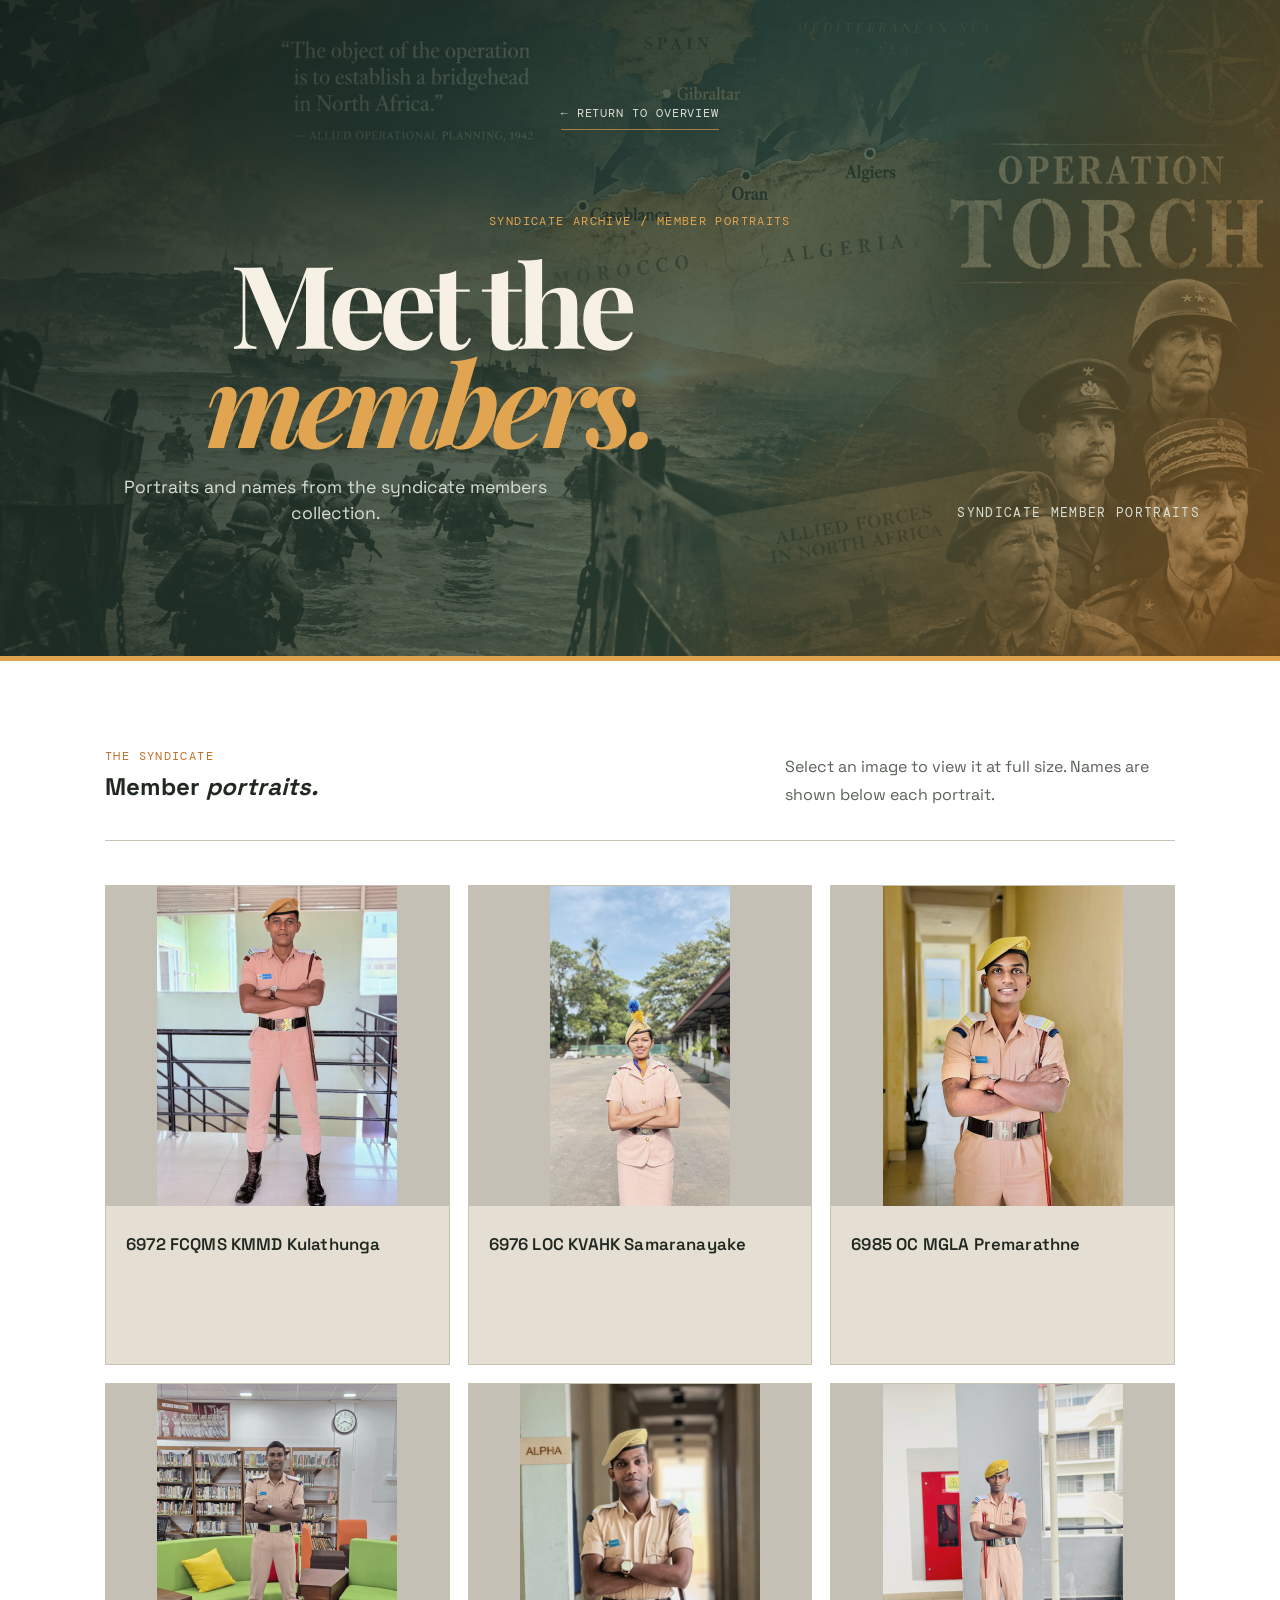
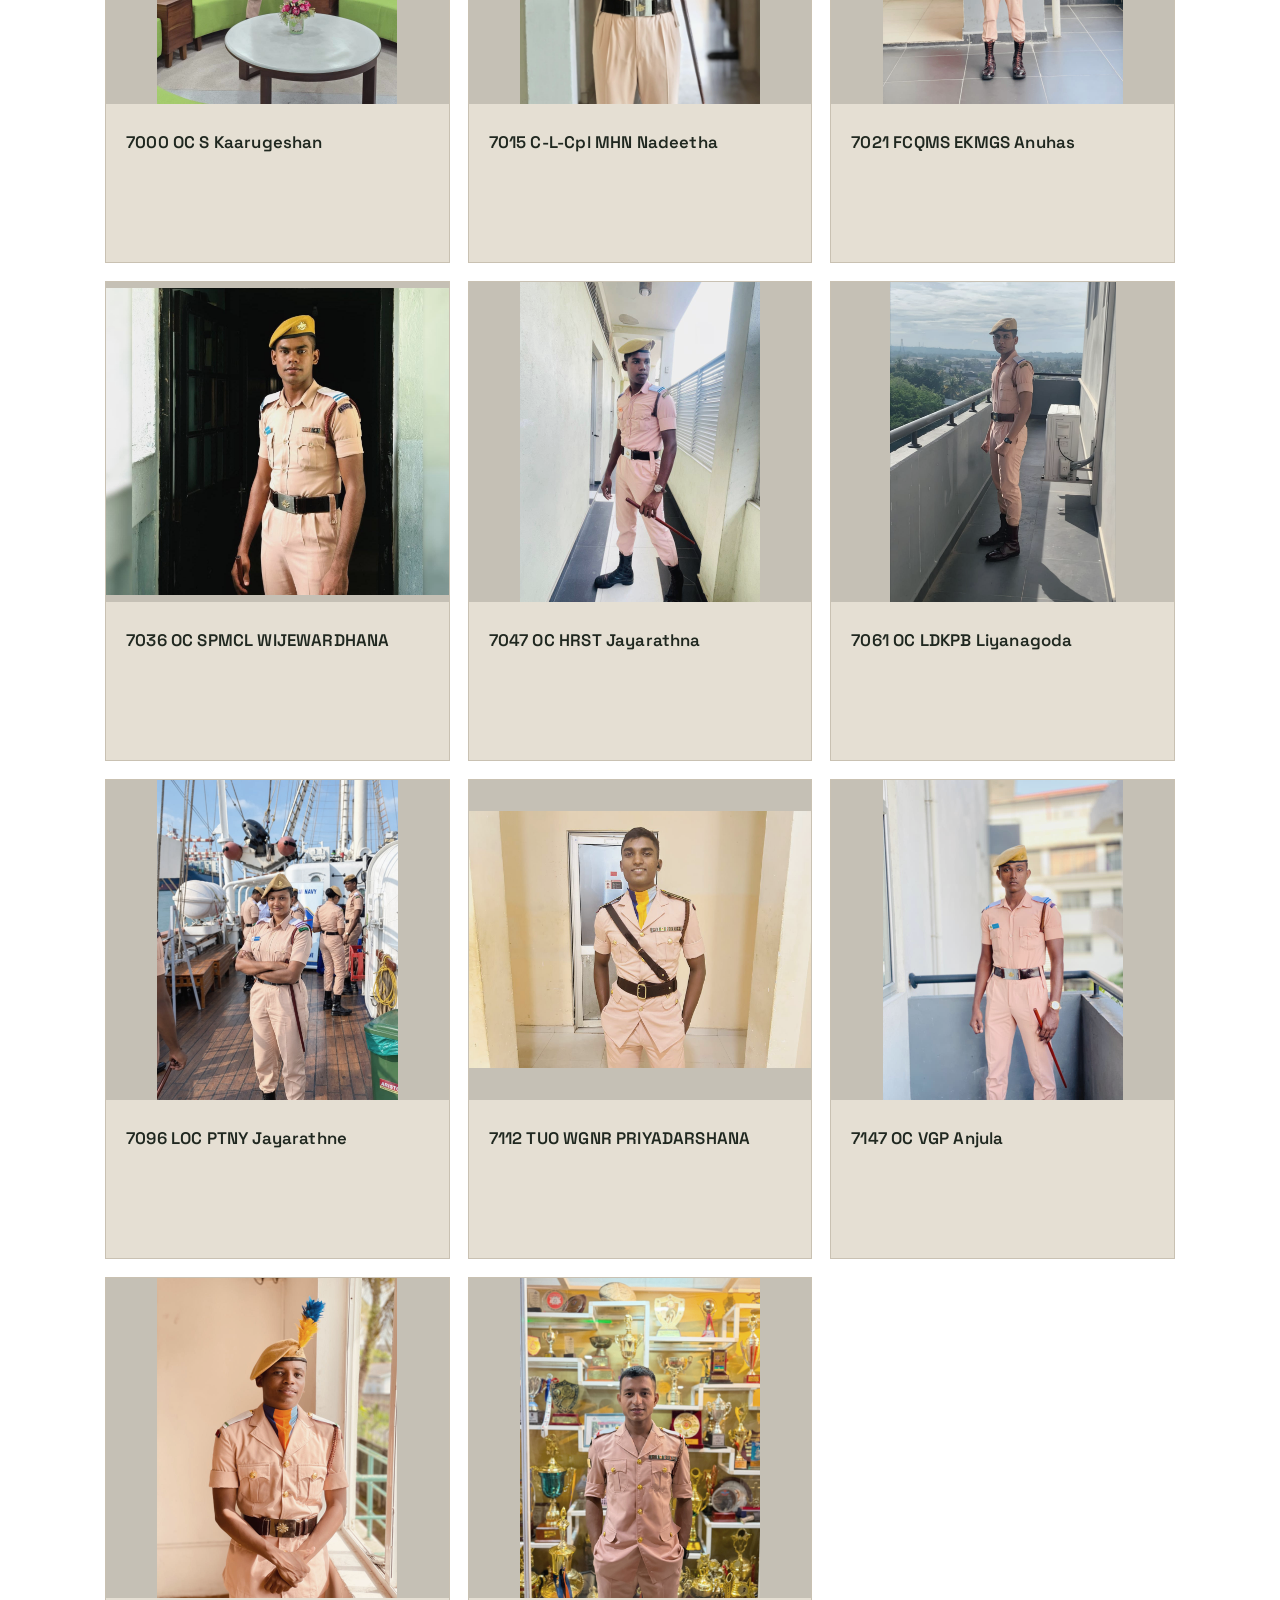
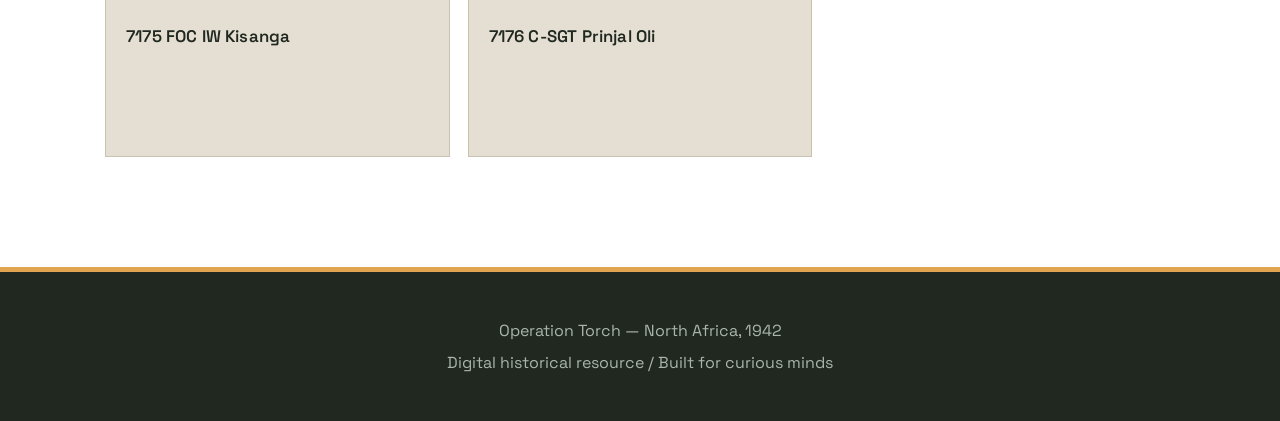
<file: syndicate-members.html>
<!DOCTYPE html>
<html lang="en">
<head>
    <meta charset="UTF-8">
    <meta name="viewport" content="width=device-width, initial-scale=1.0">
    <meta name="description" content="Syndicate member portraits and names.">
    <title>Syndicate Members | Operation Torch</title>
    <link rel="stylesheet" href="style.css">
</head>
<body class="gallery-page members-page">

    <header class="gallery-hero members-hero">
        <div class="gallery-hero__inner">
            <a class="gallery-back" href="index.html">&larr; Return to overview</a>
            <p class="eyebrow">Syndicate archive / Member portraits</p>
            <h1>Meet the <em>members.</em></h1>
            <p class="gallery-hero__dek">Portraits and names from the syndicate members collection.</p>
            <div class="gallery-hero__meta"><small>Syndicate member portraits</small></div>
        </div>
    </header>

    <main class="gallery-main">
        <div class="gallery-intro">
            <div>
                <p class="section-kicker">The syndicate</p>
                <h2>Member <em>portraits.</em></h2>
            </div>
            <p>Select an image to view it at full size. Names are shown below each portrait.</p>
        </div>

        <div class="archive-grid" aria-label="Syndicate member portraits">
            <figure class="archive-card"><a href="syndicate%20members/6972%20FCQMS%20KMMD%20Kulathunga.jpeg" target="_blank" rel="noopener"><img src="syndicate%20members/6972%20FCQMS%20KMMD%20Kulathunga.jpeg" alt="6972 FCQMS KMMD Kulathunga" loading="eager"></a><figcaption><h3>6972 FCQMS KMMD Kulathunga</h3></figcaption></figure>
            <figure class="archive-card"><a href="syndicate%20members/6976%20LOC%20KVAHK%20Samaranayake.jpeg" target="_blank" rel="noopener"><img src="syndicate%20members/6976%20LOC%20KVAHK%20Samaranayake.jpeg" alt="6976 LOC KVAHK Samaranayake" loading="lazy"></a><figcaption><h3>6976 LOC KVAHK Samaranayake</h3></figcaption></figure>
            <figure class="archive-card"><a href="syndicate%20members/6985%20OC%20MGLA%20Premarathne.jpeg" target="_blank" rel="noopener"><img src="syndicate%20members/6985%20OC%20MGLA%20Premarathne.jpeg" alt="6985 OC MGLA Premarathne" loading="lazy"></a><figcaption><h3>6985 OC MGLA Premarathne</h3></figcaption></figure>
            <figure class="archive-card"><a href="syndicate%20members/7000%20OC%20S%20Kaarugeshan.jpeg" target="_blank" rel="noopener"><img src="syndicate%20members/7000%20OC%20S%20Kaarugeshan.jpeg" alt="7000 OC S Kaarugeshan" loading="lazy"></a><figcaption><h3>7000 OC S Kaarugeshan</h3></figcaption></figure>
            <figure class="archive-card"><a href="syndicate%20members/7015%20C-L-Cpl%20MHN%20Nadeetha.jpeg" target="_blank" rel="noopener"><img src="syndicate%20members/7015%20C-L-Cpl%20MHN%20Nadeetha.jpeg" alt="7015 C-L-Cpl MHN Nadeetha" loading="lazy"></a><figcaption><h3>7015 C-L-Cpl MHN Nadeetha</h3></figcaption></figure>
            <figure class="archive-card"><a href="syndicate%20members/7021%20FCQMS%20EKMGS%20Anuhas.jpeg" target="_blank" rel="noopener"><img src="syndicate%20members/7021%20FCQMS%20EKMGS%20Anuhas.jpeg" alt="7021 FCQMS EKMGS Anuhas" loading="lazy"></a><figcaption><h3>7021 FCQMS EKMGS Anuhas</h3></figcaption></figure>
            <figure class="archive-card"><a href="syndicate%20members/7036%20OC%20SPMCL%20WIJEWARDHANA.jpeg" target="_blank" rel="noopener"><img src="syndicate%20members/7036%20OC%20SPMCL%20WIJEWARDHANA.jpeg" alt="7036 OC SPMCL WIJEWARDHANA" loading="lazy"></a><figcaption><h3>7036 OC SPMCL WIJEWARDHANA</h3></figcaption></figure>
            <figure class="archive-card"><a href="syndicate%20members/7047%20OC%20HRST%20Jayarathna.jpeg" target="_blank" rel="noopener"><img src="syndicate%20members/7047%20OC%20HRST%20Jayarathna.jpeg" alt="7047 OC HRST Jayarathna" loading="lazy"></a><figcaption><h3>7047 OC HRST Jayarathna</h3></figcaption></figure>
            <figure class="archive-card"><a href="syndicate%20members/7061%20OC%20LDKPB%20Liyanagoda.jpeg" target="_blank" rel="noopener"><img src="syndicate%20members/7061%20OC%20LDKPB%20Liyanagoda.jpeg" alt="7061 OC LDKPB Liyanagoda" loading="lazy"></a><figcaption><h3>7061 OC LDKPB Liyanagoda</h3></figcaption></figure>
            <figure class="archive-card"><a href="syndicate%20members/7096%20LOC%20PTNY%20Jayarathne.jpeg" target="_blank" rel="noopener"><img src="syndicate%20members/7096%20LOC%20PTNY%20Jayarathne.jpeg" alt="7096 LOC PTNY Jayarathne" loading="lazy"></a><figcaption><h3>7096 LOC PTNY Jayarathne</h3></figcaption></figure>
            <figure class="archive-card"><a href="syndicate%20members/7112%20TUO%20WGNR%20PRIYADARSHANA.jpeg" target="_blank" rel="noopener"><img src="syndicate%20members/7112%20TUO%20WGNR%20PRIYADARSHANA.jpeg" alt="7112 TUO WGNR PRIYADARSHANA" loading="lazy"></a><figcaption><h3>7112 TUO WGNR PRIYADARSHANA</h3></figcaption></figure>
            <figure class="archive-card"><a href="syndicate%20members/7147%20OC%20VGP%20Anjula.jpeg" target="_blank" rel="noopener"><img src="syndicate%20members/7147%20OC%20VGP%20Anjula.jpeg" alt="7147 OC VGP Anjula" loading="lazy"></a><figcaption><h3>7147 OC VGP Anjula</h3></figcaption></figure>
            <figure class="archive-card"><a href="syndicate%20members/7175%20FOC%20IW%20Kisanga.jpg" target="_blank" rel="noopener"><img src="syndicate%20members/7175%20FOC%20IW%20Kisanga.jpg" alt="7175 FOC IW Kisanga" loading="lazy"></a><figcaption><h3>7175 FOC IW Kisanga</h3></figcaption></figure>
            <figure class="archive-card"><a href="syndicate%20members/7176%20C-SGT%20Prinjal%20Oli.jpeg" target="_blank" rel="noopener"><img src="syndicate%20members/7176%20C-SGT%20Prinjal%20Oli.jpeg" alt="7176 C-SGT Prinjal Oli" loading="lazy"></a><figcaption><h3>7176 C-SGT Prinjal Oli</h3></figcaption></figure>
        </div>
    </main>

    <footer>
        <p>Operation Torch — North Africa, 1942</p>
        <p>Digital historical resource / Built for curious minds</p>
    </footer>

</body>
</html>
</file>
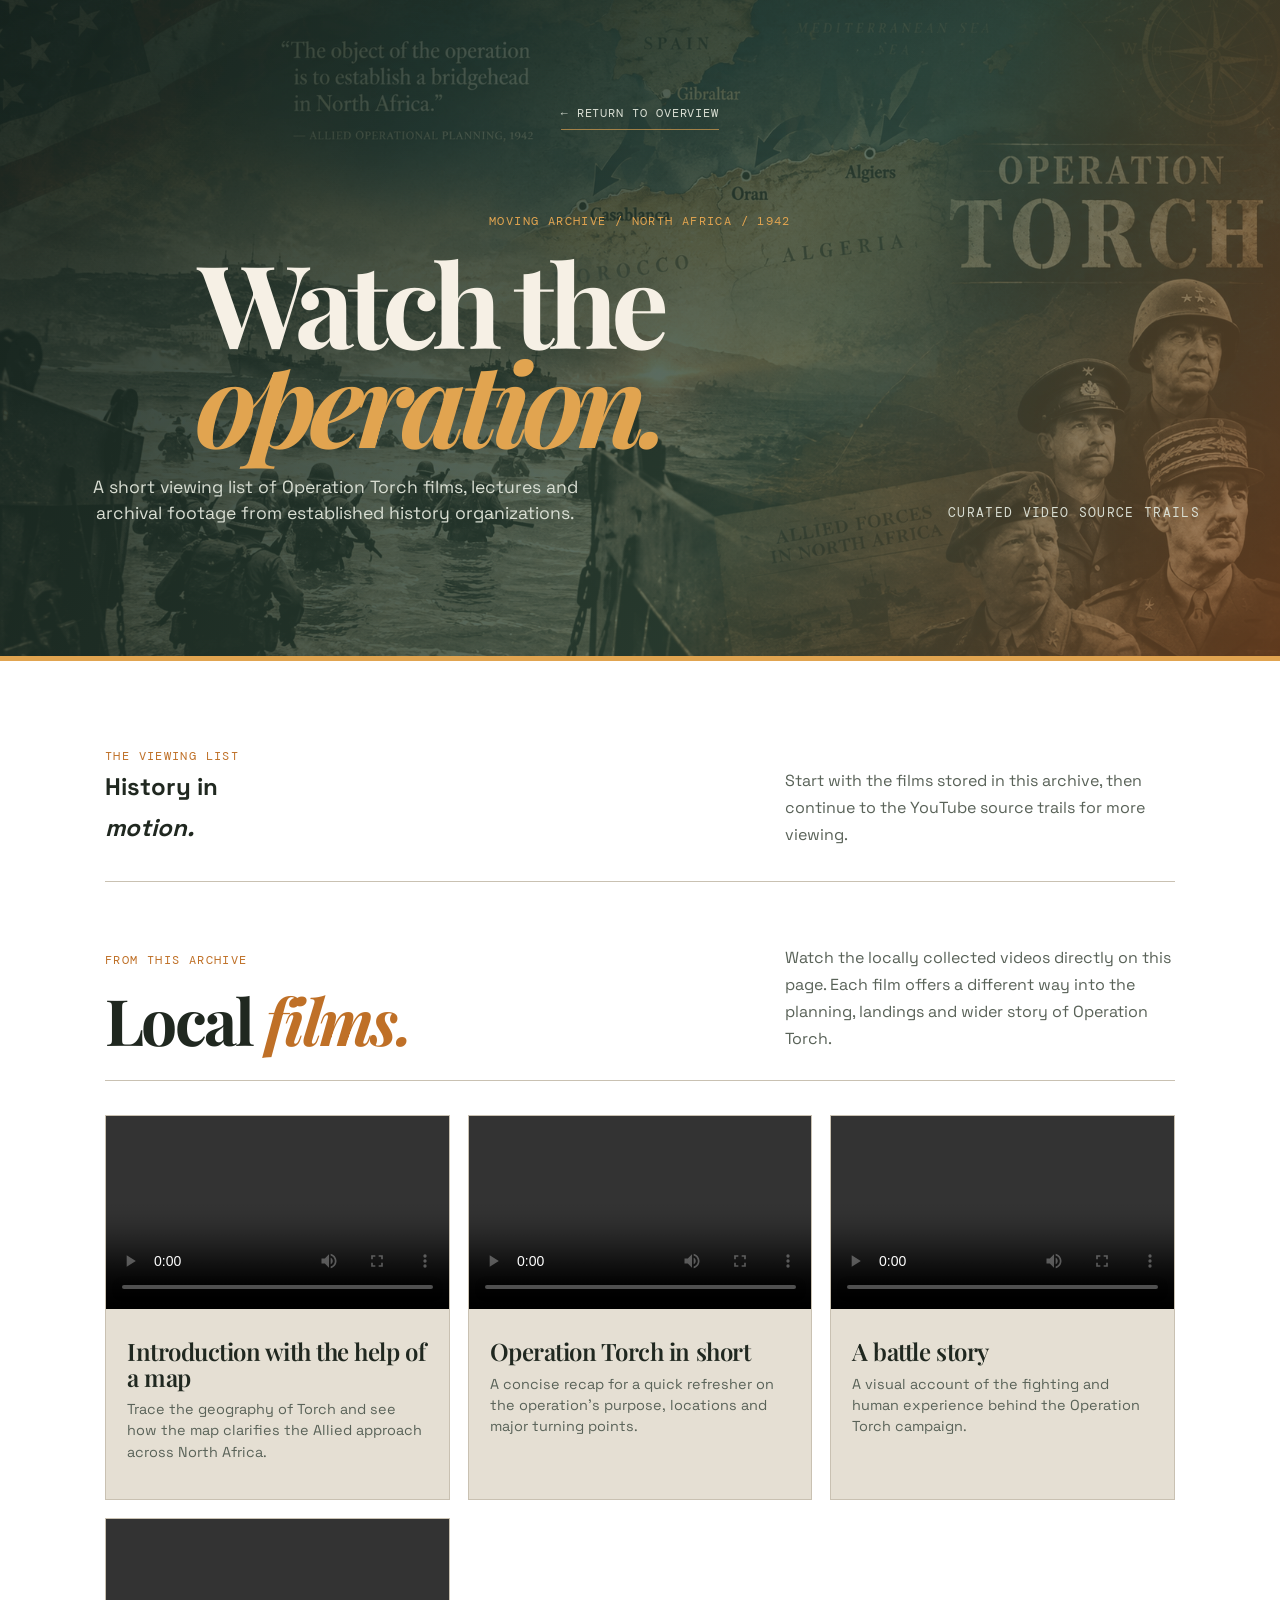
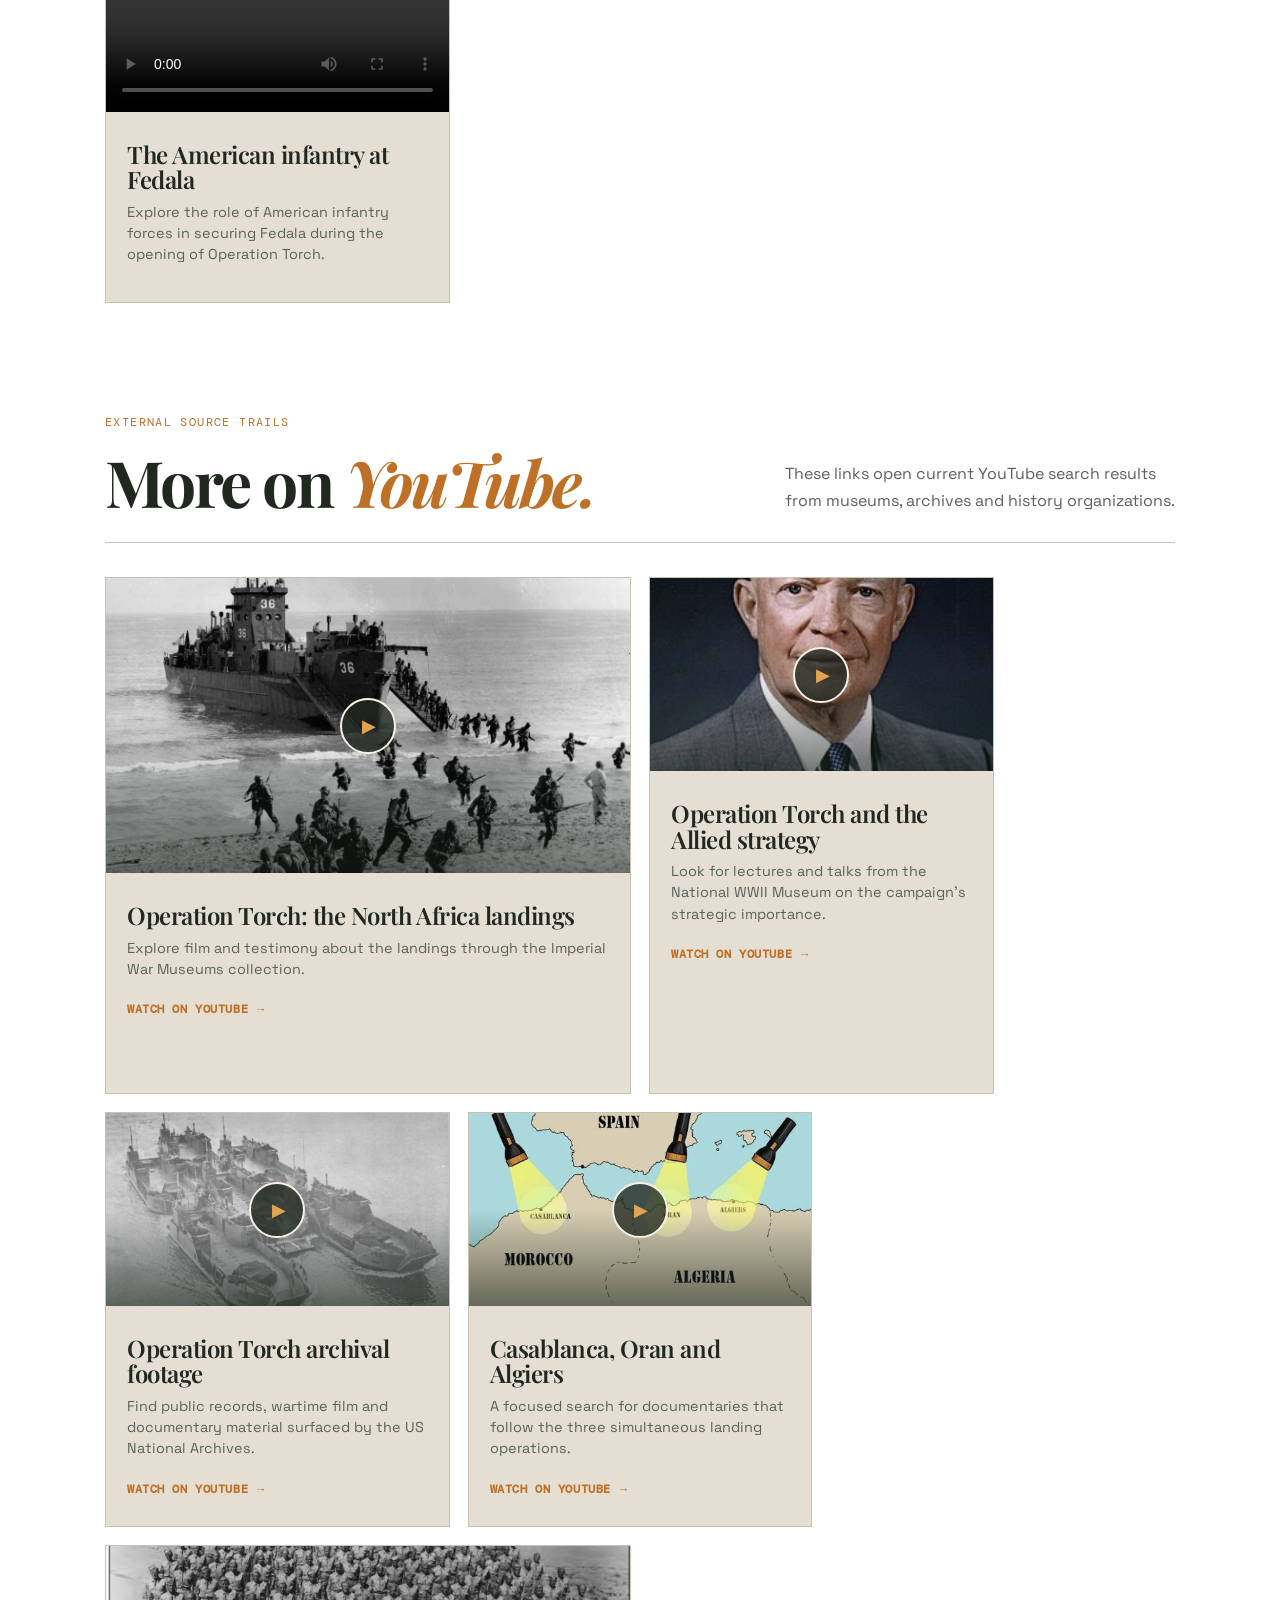
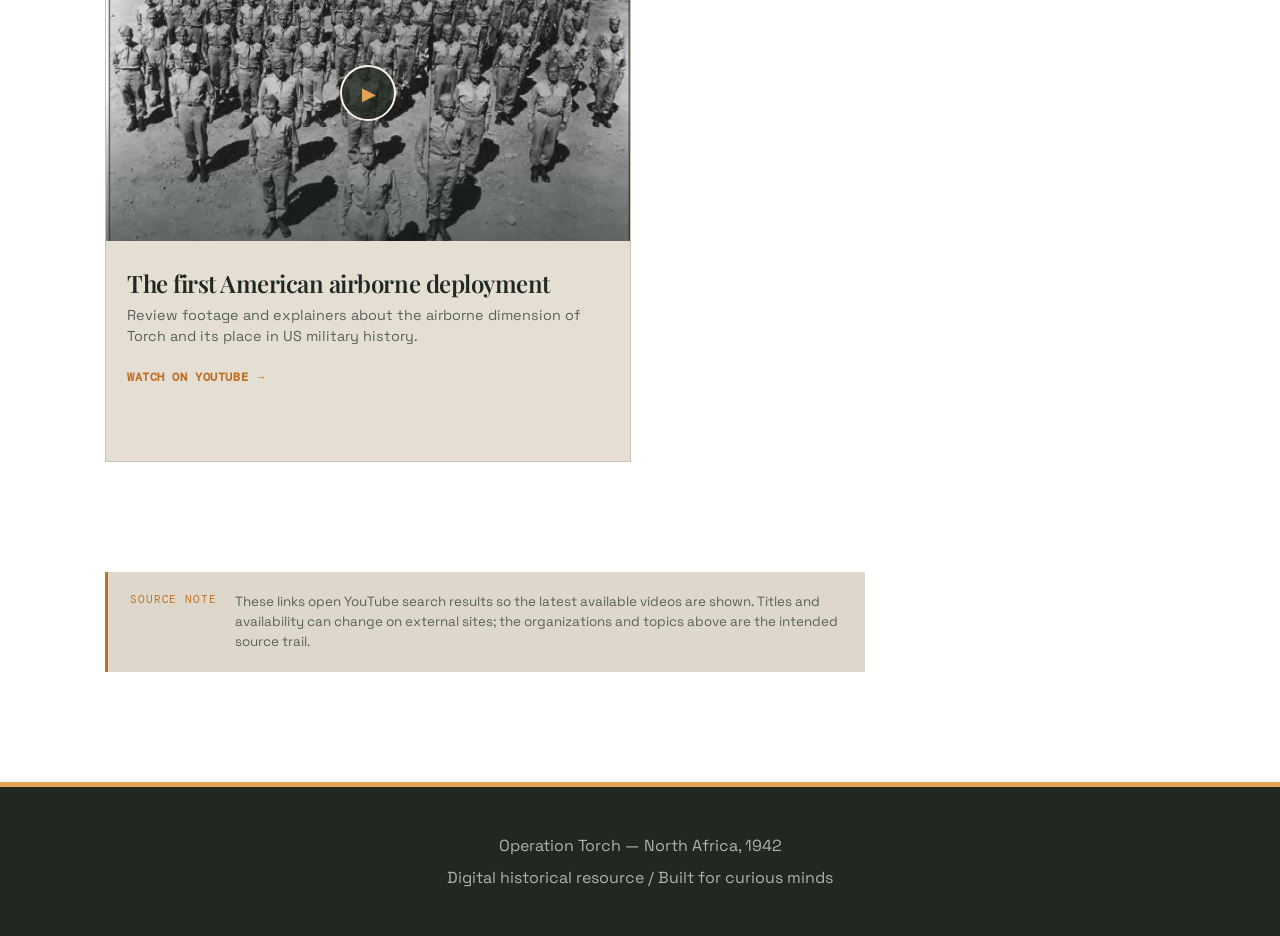
<file: videos.html>
<!DOCTYPE html>
<html lang="en">
<head>
    <meta charset="UTF-8">
    <meta name="viewport" content="width=device-width, initial-scale=1.0">
    <meta name="description" content="Selected Operation Torch video sources from museums, archives and history channels.">
    <title>Video Archive | Operation Torch</title>
    <link rel="stylesheet" href="style.css">
</head>
<body class="gallery-page video-page">

    <header class="gallery-hero video-hero">
        <div class="gallery-hero__inner">
            <a class="gallery-back" href="index.html">&larr; Return to overview</a>
            <p class="eyebrow">Moving archive / North Africa / 1942</p>
            <h1>Watch the <em>operation.</em></h1>
            <p class="gallery-hero__dek">A short viewing list of Operation Torch films, lectures and archival footage from established history organizations.</p>
            <div class="gallery-hero__meta"><small>Curated video source trails</small></div>
        </div>
    </header>

    <main class="gallery-main">
        <div class="gallery-intro">
            <div>
                <p class="section-kicker">The viewing list</p>
                <h2>History in<br><em>motion.</em></h2>
            </div>
            <p>Start with the films stored in this archive, then continue to the YouTube source trails for more viewing.</p>
        </div>

        <section class="video-collection" aria-labelledby="local-films-heading">
            <div class="video-collection__heading">
                <div>
                    <p class="section-kicker">From this archive</p>
                    <h2 id="local-films-heading">Local <em>films.</em></h2>
                </div>
                <p>Watch the locally collected videos directly on this page. Each film offers a different way into the planning, landings and wider story of Operation Torch.</p>
            </div>

            <div class="video-grid local-video-grid" aria-label="Local Operation Torch videos">
                <article class="video-card local-video-card">
                    <div class="local-video-card__media"><video controls preload="metadata"><source src="videos/Introduction%20with%20the%20help%20of%20map.mp4" type="video/mp4">Your browser does not support embedded video.</video></div>
                    <div class="video-card__body"><span class="archive-card__number">02 / Orientation</span><h3>Introduction with the help of a map</h3><p>Trace the geography of Torch and see how the map clarifies the Allied approach across North Africa.</p></div>
                </article>
                <article class="video-card local-video-card">
                    <div class="local-video-card__media"><video controls preload="metadata"><source src="videos/Introudction%20of%20Operation%20torch%20in%20short.mp4" type="video/mp4">Your browser does not support embedded video.</video></div>
                    <div class="video-card__body"><span class="archive-card__number">02 / Short overview</span><h3>Operation Torch in short</h3><p>A concise recap for a quick refresher on the operation's purpose, locations and major turning points.</p></div>
                </article>
                <article class="video-card local-video-card">
                    <div class="local-video-card__media"><video controls preload="metadata"><source src="videos/A%20battle%20story.mp4" type="video/mp4">Your browser does not support embedded video.</video></div>
                    <div class="video-card__body"><h3>A battle story</h3><p>A visual account of the fighting and human experience behind the Operation Torch campaign.</p></div>
                </article>
                <article class="video-card local-video-card">
                    <div class="local-video-card__media"><video controls preload="metadata"><source src="videos/American%20Infanty's%20Role%20in%20Securing%20Fedala%20During%20Operation%20Torch.mp4" type="video/mp4">Your browser does not support embedded video.</video></div>
                    <div class="video-card__body"><h3>The American infantry at Fedala</h3><p>Explore the role of American infantry forces in securing Fedala during the opening of Operation Torch.</p></div>
                </article>
            </div>
        </section>

        <section class="video-collection video-collection--youtube" aria-labelledby="youtube-heading">
            <div class="video-collection__heading">
                <div>
                    <p class="section-kicker">External source trails</p>
                    <h2 id="youtube-heading">More on <em>YouTube.</em></h2>
                </div>
                <p>These links open current YouTube search results from museums, archives and history organizations.</p>
            </div>

        <div class="video-grid" aria-label="Operation Torch video sources">
            <article class="video-card video-card--feature">
                <a class="video-card__poster" href="https://www.youtube.com/results?search_query=Operation+Torch+Imperial+War+Museums" target="_blank" rel="noopener noreferrer">
                    <img src="images/Allied troops landing near Casablanca, Morocco.jpg" alt="Allied troops landing near Casablanca, used as the poster for Imperial War Museums results" loading="eager">
                    <span class="video-card__play" aria-hidden="true">&#9654;</span>
                </a>
                <div class="video-card__body"><span class="archive-card__number">01 / Museum archive</span><h3>Operation Torch: the North Africa landings</h3><p>Explore film and testimony about the landings through the Imperial War Museums collection.</p><a class="video-card__link" href="https://www.youtube.com/results?search_query=Operation+Torch+Imperial+War+Museums" target="_blank" rel="noopener noreferrer">Watch on YouTube <span>&rarr;</span></a></div>
            </article>

            <article class="video-card">
                <a class="video-card__poster" href="https://www.youtube.com/results?search_query=Operation+Torch+National+WWII+Museum" target="_blank" rel="noopener noreferrer">
                    <img src="images/eisenhower.jpg" alt="General Dwight Eisenhower, used as the poster for National WWII Museum results" loading="lazy">
                    <span class="video-card__play" aria-hidden="true">&#9654;</span>
                </a>
                <div class="video-card__body"><span class="archive-card__number">02 / Expert lecture</span><h3>Operation Torch and the Allied strategy</h3><p>Look for lectures and talks from the National WWII Museum on the campaign's strategic importance.</p><a class="video-card__link" href="https://www.youtube.com/results?search_query=Operation+Torch+National+WWII+Museum" target="_blank" rel="noopener noreferrer">Watch on YouTube <span>&rarr;</span></a></div>
            </article>

            <article class="video-card">
                <a class="video-card__poster" href="https://www.youtube.com/results?search_query=Operation+Torch+US+National+Archives" target="_blank" rel="noopener noreferrer">
                    <img src="images/allied-naval-fleet-operation-torch.jpg" alt="Allied naval fleet, used as the poster for US National Archives results" loading="lazy">
                    <span class="video-card__play" aria-hidden="true">&#9654;</span>
                </a>
                <div class="video-card__body"><span class="archive-card__number">03 / Government archive</span><h3>Operation Torch archival footage</h3><p>Find public records, wartime film and documentary material surfaced by the US National Archives.</p><a class="video-card__link" href="https://www.youtube.com/results?search_query=Operation+Torch+US+National+Archives" target="_blank" rel="noopener noreferrer">Watch on YouTube <span>&rarr;</span></a></div>
            </article>

            <article class="video-card">
                <a class="video-card__poster" href="https://www.youtube.com/results?search_query=Operation+Torch+Algiers+Casablanca+documentary" target="_blank" rel="noopener noreferrer">
                    <img src="images/Landing of three task forces.jpg" alt="Map of the three Allied task forces, used as the poster for documentary results" loading="lazy">
                    <span class="video-card__play" aria-hidden="true">&#9654;</span>
                </a>
                <div class="video-card__body"><span class="archive-card__number">04 / Campaign overview</span><h3>Casablanca, Oran and Algiers</h3><p>A focused search for documentaries that follow the three simultaneous landing operations.</p><a class="video-card__link" href="https://www.youtube.com/results?search_query=Operation+Torch+Algiers+Casablanca+documentary" target="_blank" rel="noopener noreferrer">Watch on YouTube <span>&rarr;</span></a></div>
            </article>

            <article class="video-card video-card--feature">
                <a class="video-card__poster" href="https://www.youtube.com/results?search_query=Operation+Torch+American+paratroopers+World+War+II" target="_blank" rel="noopener noreferrer">
                    <img src="images/the first american paratrooper deployment during World War II.jpg" alt="American paratroopers, used as the poster for airborne operation results" loading="lazy">
                    <span class="video-card__play" aria-hidden="true">&#9654;</span>
                </a>
                <div class="video-card__body"><span class="archive-card__number">05 / Airborne operations</span><h3>The first American airborne deployment</h3><p>Review footage and explainers about the airborne dimension of Torch and its place in US military history.</p><a class="video-card__link" href="https://www.youtube.com/results?search_query=Operation+Torch+American+paratroopers+World+War+II" target="_blank" rel="noopener noreferrer">Watch on YouTube <span>&rarr;</span></a></div>
            </article>
        </div>
        </section>

        <aside class="video-note"><strong>Source note</strong><p>These links open YouTube search results so the latest available videos are shown. Titles and availability can change on external sites; the organizations and topics above are the intended source trail.</p></aside>
    </main>

    <footer>
        <p>Operation Torch — North Africa, 1942</p>
        <p>Digital historical resource / Built for curious minds</p>
    </footer>

</body>
</html>
</file>
<file: style.css>
@import url('https://fonts.googleapis.com/css2?family=DM+Mono:wght@400;500&family=Playfair+Display:ital,wght@0,600;0,700;1,600;1,700&family=Space+Grotesk:wght@400;500;600;700&display=swap');

/* ================================
   OPERATION TORCH WEBSITE
   WWII MILITARY HISTORY THEME
================================ */

* {
    margin: 0;
    padding: 0;
    box-sizing: border-box;
}

html,
body {
    overflow-x: hidden;
}

html {
    scroll-behavior: smooth;
}

body {
    font-family: Georgia, "Times New Roman", serif;
    background:
        linear-gradient(rgba(241, 237, 228, 0.86), rgba(241, 237, 228, 0.86)),
        url("background image.png");
    background-size: cover;
    background-position: center;
    background-attachment: fixed;
    color: #e8e3d5;
    line-height: 1.7;
}


/* ================================
   HEADER
================================ */

header {
    min-height: 420px;
    display: flex;
    flex-direction: column;
    justify-content: center;
    align-items: center;
    text-align: center;

    padding: 60px 20px;

    background:
        linear-gradient(
            rgba(25, 30, 24, 0.65),
            rgba(25, 30, 24, 0.9)
        ),
        url("images/operation-torch-header.jpg");

    background-size: cover;
    background-position: center;

    border-bottom: 4px solid #b59b63;
}

header h1 {
    font-size: clamp(3rem, 8vw, 6rem);
    letter-spacing: 8px;
    color: #d6c18b;
    text-shadow: 3px 3px 8px #000;
    margin-bottom: 15px;
}

header p {
    font-size: clamp(1rem, 2vw, 1.5rem);
    color: #e6dfca;
    letter-spacing: 2px;
}


/* ================================
   NAVIGATION
================================ */

nav {
    position: sticky;
    top: 0;
    z-index: 1000;

    display: flex;
    justify-content: center;
    flex-wrap: wrap;
    gap: 5px;

    padding: 12px 10px;

    background: rgba(22, 26, 21, 0.97);
    border-bottom: 1px solid #756744;
}

nav a {
    color: #d8cfb6;
    text-decoration: none;

    padding: 9px 16px;

    font-size: 0.9rem;
    text-transform: uppercase;
    letter-spacing: 1px;

    transition: 0.3s;
}

nav a:hover {
    background: #76643e;
    color: white;
}


/* ================================
   MAIN CONTENT
================================ */

main {
    max-width: 1200px;
    margin: auto;
    padding: 60px 25px;
}

section {
    margin-bottom: 80px;
    scroll-margin-top: 80px;
}

section h2 {
    font-size: 2.4rem;
    color: #d6c18b;

    margin-bottom: 25px;

    border-left: 5px solid #a68b55;
    padding-left: 15px;

    text-transform: uppercase;
    letter-spacing: 2px;
}

section p {
    max-width: 950px;
    margin-bottom: 18px;
}


/* ================================
   CARDS
================================ */

.cards {
    display: grid;
    grid-template-columns: repeat(auto-fit, minmax(250px, 1fr));
    gap: 25px;
    margin-top: 30px;
}

.card {
    background: rgba(45, 50, 42, 0.9);

    border: 1px solid #746847;
    border-radius: 5px;

    padding: 28px;

    box-shadow: 0 8px 25px rgba(0, 0, 0, 0.35);

    transition:
        transform 0.3s ease,
        box-shadow 0.3s ease,
        border-color 0.3s ease;
}

.card:hover {
    transform: translateY(-7px);

    border-color: #c4aa6d;

    box-shadow: 0 15px 35px rgba(0, 0, 0, 0.55);
}

.card h3 {
    color: #d4bc82;
    margin-bottom: 12px;
    font-size: 1.4rem;
}

.card p {
    color: #d8d4c8;
}


/* ================================
   LINKS / BUTTONS
================================ */

.card a {
    display: inline-block;

    margin-top: 12px;
    padding: 9px 17px;

    background: #75633e;
    color: white;

    text-decoration: none;

    border-radius: 3px;

    transition: 0.3s;
}

.card a:hover {
    background: #a68b55;
    transform: translateY(-2px);
}


/* ================================
   TIMELINE
================================ */

.timeline {
    position: relative;

    max-width: 900px;

    margin: 40px auto 0;
    padding-left: 35px;

    border-left: 3px solid #9b8350;
}

.timeline div {
    position: relative;

    margin-bottom: 35px;

    padding: 20px 25px;

    background: rgba(45, 50, 42, 0.85);

    border: 1px solid #665b42;
}

.timeline div::before {
    content: "";

    position: absolute;

    width: 14px;
    height: 14px;

    background: #b59b63;

    border: 3px solid #1b201a;
    border-radius: 50%;

    left: -45px;
    top: 25px;
}

.timeline strong {
    color: #d7bf82;
    font-size: 1.2rem;
}


/* ================================
   FOOTER
================================ */

footer {
    text-align: center;

    padding: 40px 20px;

    background: #171b17;

    border-top: 2px solid #766744;

    color: #aaa28f;
}

footer p {
    margin: 5px;
}


/* ================================
   ANIMATION
================================ */

@keyframes fadeUp {
    from {
        opacity: 0;
        transform: translateY(25px);
    }

    to {
        opacity: 1;
        transform: translateY(0);
    }
}

section {
    animation: fadeUp 0.8s ease both;
}


/* ================================
   MOBILE
================================ */

@media (max-width: 700px) {

    header {
        min-height: 330px;
    }

    header h1 {
        letter-spacing: 4px;
    }

    nav {
        justify-content: flex-start;
        overflow-x: auto;
        flex-wrap: nowrap;
    }

    nav a {
        white-space: nowrap;
    }

    main {
        padding: 40px 18px;
    }

    section h2 {
        font-size: 1.8rem;
    }

    .cards {
        grid-template-columns: 1fr;
    }

    .timeline {
        padding-left: 25px;
    }

    .timeline div::before {
        left: -35px;
    }
}

/* ================================
   EDITORIAL REDESIGN
================================ */

:root {
    --ink: #202820;
    --forest: #26372e;
    --paper: #f1ede4;
    --paper-dark: #e5dfd3;
    --line: #c9c1b2;
    --orange: #bf7027;
    --gold: #e1a450;
    --mono: 'DM Mono', monospace;
    --display: 'Playfair Display', Georgia, serif;
    --sans: 'Space Grotesk', sans-serif;
}

body { font-family: var(--sans); background-color: transparent; color: var(--ink); }
header.hero { min-height: 610px; align-items: flex-start; padding: clamp(70px, 12vw, 150px) max(25px, calc((100vw - 1120px) / 2)); position: relative; overflow: hidden; color: #f6f0e5; background: radial-gradient(circle at 78% 32%, rgba(196, 129, 45, .46), transparent 26%), linear-gradient(115deg, rgba(23, 37, 31, .92), rgba(41, 59, 49, .76) 58%, rgba(147, 102, 44, .68)), url("background image.png") center / cover; border-bottom: 5px solid var(--gold); }
.hero::after { content: 'NORTH\A AFRICA'; white-space: pre; position: absolute; right: -12px; bottom: -48px; font-size: clamp(5rem, 18vw, 14rem); line-height: .8; text-align: right; font-weight: 700; color: rgba(255, 255, 255, .05); }
.hero__content { max-width: 640px; position: relative; z-index: 1; }
.eyebrow, .section-kicker, .fact__index, .nav__label { font-family: var(--mono); text-transform: uppercase; letter-spacing: .12em; font-size: .72rem; color: var(--gold); }
header h1 { font-family: var(--display); font-size: clamp(4rem, 10vw, 8.5rem); line-height: .83; letter-spacing: -.06em; color: #f6f0e5; margin: 20px 0 30px; text-shadow: none; }
header h1 em, section h2 em { color: var(--gold); font-style: italic; }
header p { color: #d9ded3; letter-spacing: normal; }
.hero__dek { max-width: 440px; font-size: clamp(1rem, 2vw, 1.25rem); line-height: 1.5; }
.hero__link { display: inline-block; color: #f6f0e5; text-decoration: none; border-bottom: 1px solid var(--gold); padding: 14px 0 8px; margin-top: 30px; }
.hero__link span { color: var(--gold); padding-left: 12px; }
.hero__date { position: absolute; right: max(25px, calc((100vw - 1120px) / 2)); bottom: 55px; display: flex; align-items: center; gap: 14px; color: var(--gold); font-family: var(--mono); }
.hero__date span { font-size: 4rem; line-height: 1; font-weight: 500; }
.hero__date small { color: #d9ded3; text-transform: uppercase; letter-spacing: .12em; }
nav { padding: 0 max(18px, calc((100vw - 1120px) / 2)); background: var(--ink); border-bottom: 1px solid #405044; }
nav { scrollbar-width: none; }
nav::-webkit-scrollbar { display: none; }
.nav__label { padding-right: 22px; color: var(--gold); }
nav a { color: #d9ded3; padding: 18px 13px; }
nav a:hover, nav a.active { background: transparent; color: var(--gold); }
main { max-width: 1120px; padding: 90px 25px 110px; }
section { margin-bottom: 110px; }
section h2 { font-family: var(--display); font-size: clamp(2.4rem, 5vw, 4.4rem); line-height: 1; color: var(--ink); margin: 10px 0 28px; border-left: 0; padding-left: 0; text-transform: none; letter-spacing: -.04em; }
section h2 em { color: var(--orange); }
.section-kicker { color: var(--orange); }
.lead { font-size: 1.2rem; max-width: 700px; }
.overview-stats { display: flex; flex-wrap: wrap; border-top: 1px solid var(--line); margin-top: 38px; padding-top: 24px; gap: 42px; }
.overview-stats div { display: flex; flex-direction: column; }
.overview-stats strong { font-family: var(--display); font-size: 2.2rem; color: var(--orange); }
.overview-stats span { color: #697066; font-size: .78rem; text-transform: uppercase; letter-spacing: .08em; }
.cards { gap: 18px; }
.card { background: var(--paper-dark); border: 1px solid var(--line); border-radius: 0; padding: 30px; box-shadow: none; position: relative; }
.card:hover { transform: translateY(-5px); border-color: var(--orange); box-shadow: 0 14px 28px rgba(32, 40, 32, .1); }
.card--accent { background: var(--forest); color: #f6f0e5; border-color: var(--forest); }
.card--quiet { background: #ded8cc; }
.card--numbered { padding-top: 58px; }
.card__number { position: absolute; top: 24px; left: 30px; font-family: var(--mono); color: var(--orange); }
.card h3 { color: var(--orange); }
.card p { color: #596258; }
.card--accent p { color: #d9ded3; }
.card a { background: var(--orange); border-radius: 0; }
.card a:hover { background: #d38b35; }
.image-gallery { display: grid; grid-template-columns: repeat(4, 1fr); gap: 14px; margin-top: 30px; scroll-margin-top: 90px; }
.image-gallery[hidden] { display: none; }
.image-gallery figure { margin: 0; background: var(--paper-dark); border: 1px solid var(--line); overflow: hidden; }
.image-gallery a { display: block; overflow: hidden; }
.image-gallery img { display: block; width: 100%; aspect-ratio: 4 / 3; object-fit: cover; filter: saturate(.78); transition: transform .35s ease, filter .35s ease; }
.image-gallery a:hover img { transform: scale(1.04); filter: saturate(1); }
.image-gallery figcaption { padding: 14px 15px 16px; font-family: var(--display); font-size: 1.05rem; line-height: 1.15; color: var(--ink); }
.image-gallery figcaption strong { font-weight: 700; }
.image-gallery figcaption span { font: .68rem var(--mono); color: var(--orange); text-transform: uppercase; letter-spacing: .04em; }
.image-gallery figcaption p { margin: 10px 0 0; font: .82rem/1.45 var(--sans); color: #596258; }
.timeline { border-left: 2px solid var(--orange); }
.timeline div { background: var(--paper-dark); border: 1px solid var(--line); }
.timeline div::before { background: var(--orange); border-color: var(--paper); }
.timeline strong { color: var(--orange); }
.facts-heading { display: flex; justify-content: space-between; align-items: end; gap: 32px; border-top: 1px solid var(--line); padding-top: 28px; }
.facts-heading > p { max-width: 360px; color: #697066; }
.facts-grid { display: grid; grid-template-columns: repeat(12, 1fr); gap: 14px; margin-top: 38px; }
.fact { min-height: 230px; padding: 26px; border: 1px solid var(--line); background: var(--paper-dark); display: flex; flex-direction: column; justify-content: space-between; }
.fact h3 { font-family: var(--display); font-size: 1.55rem; line-height: 1.08; color: var(--ink); margin: 18px 0 12px; }
.fact p { color: #596258; font-size: .94rem; margin: 0; }
.fact__index { color: var(--orange); }
.fact--hero { grid-column: span 5; min-height: 300px; background: var(--forest); color: #f6f0e5; }
.fact--hero h3, .fact--dark h3, .fact--accent h3 { color: #f6f0e5; }
.fact--hero p, .fact--dark p, .fact--accent p { color: #d9ded3; }
.fact--stat { grid-column: span 3; background: var(--orange); color: #fff; }
.fact--stat strong, .fact--number strong { font: 700 5rem/.8 var(--display); }
.fact--stat span { font: .72rem var(--mono); text-transform: uppercase; letter-spacing: .08em; }
.fact--stat p { color: #fff1dc; }
.fact--quote { grid-column: span 4; background: #d8d1c2; }
.fact__mark { color: var(--orange); font: 5rem/.55 var(--display); }
.fact--quote p { font: italic 1.35rem/1.2 var(--display); color: var(--ink); }
.fact--quote small { font: .7rem var(--mono); color: var(--orange); text-transform: uppercase; }
.fact--dark { grid-column: span 4; background: var(--ink); }
.fact--wide { grid-column: span 8; min-height: 260px; }
.fact--outline { grid-column: span 4; background: transparent; }
.fact--accent { grid-column: span 4; background: #4c634c; }
.fact--gold { background: var(--gold); color: var(--ink); }
.fact--gold p { color: var(--ink); }
.fact--split { grid-column: span 8; flex-direction: row; gap: 30px; background: #d8d1c2; }
.fact--split > div { max-width: 470px; }
.fact--small { min-height: 200px; }
.fact--number { grid-column: span 3; background: var(--ink); color: #f6f0e5; }
.fact--number h3 { color: var(--gold); margin: 0; }
.fact--number p { color: #d9ded3; }
.fact--final { grid-column: span 5; background: var(--orange); }
.fact--final h3, .fact--final p { color: #fff; }
.fact-player { position: relative; max-width: 850px; min-height: 440px; margin: 42px auto 0; padding: 28px 34px 30px; display: flex; flex-direction: column; justify-content: space-between; overflow: hidden; background: var(--forest); color: #f6f0e5; border: 1px solid #4d6654; box-shadow: 16px 16px 0 rgba(191, 112, 39, .13); }
.fact-player::before { content: '?'; position: absolute; right: 22px; top: -54px; color: rgba(225, 164, 80, .12); font: 700 18rem/.9 var(--display); pointer-events: none; }
.fact-player__topline { position: relative; z-index: 1; display: flex; justify-content: space-between; color: var(--gold); font: .7rem var(--mono); letter-spacing: .1em; text-transform: uppercase; }
.fact-player__count { color: #d9ded3; }
.fact-player__content { position: relative; z-index: 1; max-width: 650px; margin: 48px 0 30px; opacity: .72; transform: translateY(8px); transition: opacity .2s ease, transform .2s ease; }
.fact-player__content--visible { opacity: 1; transform: translateY(0); }
.fact-player__content > span { display: block; margin-bottom: 18px; color: var(--gold); font: .72rem var(--mono); letter-spacing: .12em; text-transform: uppercase; }
.fact-player__content strong { display: block; max-width: 600px; font: 600 clamp(2.2rem, 5vw, 4.8rem)/.98 var(--display); letter-spacing: -.04em; }
.fact-player__content h3 { display: block; max-width: 600px; margin: 0; color: #f6f0e5; font: 600 clamp(2.2rem, 5vw, 4.8rem)/.98 var(--display); letter-spacing: -.04em; }
.fact-player__content p { max-width: 560px; margin: 22px 0 0; color: #d9ded3; font-size: 1rem; }
.fact-player__button { position: relative; z-index: 1; align-self: flex-start; padding: 14px 19px; border: 0; border-bottom: 3px solid #e7b867; background: var(--gold); color: var(--ink); cursor: pointer; font: 600 .8rem var(--sans); letter-spacing: .04em; text-transform: uppercase; transition: background .2s ease, transform .2s ease; }
.fact-player__button:hover { background: #efbd6a; transform: translateY(-3px); }
.fact-player__button:focus-visible { outline: 3px solid #f6f0e5; outline-offset: 4px; }
.fact-player__progress { position: absolute; right: 34px; bottom: 36px; left: 34px; height: 3px; background: rgba(217, 222, 211, .22); }
.fact-player__progress span { display: block; width: 0; height: 100%; background: var(--gold); transition: width .35s ease; }
.quiz-section { scroll-margin-top: 90px; }
.quiz-score { width: fit-content; margin: 28px 0 22px; padding: 10px 14px; background: var(--forest); color: #f6f0e5; font: .75rem var(--mono); letter-spacing: .08em; text-transform: uppercase; }
.quiz-grid { display: grid; grid-template-columns: repeat(2, minmax(0, 1fr)); gap: 18px; }
.quiz-question { padding: 24px; background: var(--paper-dark); border: 1px solid var(--line); }
.quiz-question__number { color: var(--orange); font: .7rem var(--mono); letter-spacing: .08em; }
.quiz-question h3 { min-height: 52px; margin: 16px 0 18px; color: var(--ink); font: 600 1.35rem/1.1 var(--display); }
.quiz-options { display: grid; gap: 8px; }
.quiz-options button { width: 100%; padding: 11px 13px; border: 1px solid #b9b2a5; background: rgba(241, 237, 228, .62); color: var(--ink); cursor: pointer; font: .82rem/1.3 var(--sans); text-align: left; transition: border-color .2s ease, background .2s ease, color .2s ease; }
.quiz-options button:hover { border-color: var(--orange); background: #fffaf0; }
.quiz-options button:focus-visible { outline: 3px solid var(--gold); outline-offset: 2px; }
.quiz-options button.quiz-option--correct { border-color: #287a4b; background: #d9f0df; color: #145b31; }
.quiz-options button.quiz-option--incorrect { border-color: #b3413d; background: #f7d9d7; color: #8a2825; }
.quiz-question--answered .quiz-options button { cursor: default; }
.quiz-question--answered .quiz-options button:not(.quiz-option--correct):not(.quiz-option--incorrect) { opacity: .58; }
.quiz-feedback { margin: 14px 0 0; font-size: .8rem; line-height: 1.4; }
.quiz-feedback--correct { color: #287a4b; }
.quiz-feedback--incorrect { color: #a33b37; }
footer { background: var(--ink); border-top: 5px solid var(--gold); color: #aab5a9; }

@media (max-width: 900px) {
    .gallery-hero__inner { width: calc(100% - 44px); }
    .archive-grid { grid-template-columns: repeat(2, minmax(0, 1fr)); }
    .archive-card, .archive-card--feature, .archive-card--wide { grid-column: auto; }
    .archive-card--feature img, .archive-card--wide img { aspect-ratio: 4 / 3; }
    .video-grid { grid-template-columns: repeat(2, minmax(0, 1fr)); }
    .video-card, .video-card--feature, .local-video-card { grid-column: auto; }
}

@media (max-width: 700px) {
    header.hero { min-height: 570px; padding: 80px 22px 110px; }
    header h1 { font-size: clamp(4rem, 19vw, 6.5rem); }
    .hero__date { right: 22px; bottom: 30px; }
    .hero__date span { font-size: 2.8rem; }
    nav { justify-content: flex-start; padding: 0 12px; }
    .nav__label { display: none; }
    nav a { padding: 16px 12px; }
    main { padding: 64px 18px 75px; }
    section { margin-bottom: 80px; }
    section h2 { font-size: 2.8rem; }
    .facts-heading { display: block; }
    .facts-heading > p { margin-top: 20px; }
    .facts-grid { display: grid; grid-template-columns: 1fr; }
    .fact, .fact--hero, .fact--stat, .fact--quote, .fact--dark, .fact--wide, .fact--outline, .fact--accent, .fact--split, .fact--number, .fact--final { grid-column: auto; min-height: 220px; }
    .fact--split { flex-direction: column; gap: 10px; }
    .fact-player { min-height: 470px; margin-top: 30px; padding: 22px 22px 28px; box-shadow: 9px 9px 0 rgba(191, 112, 39, .13); }
    .fact-player::before { right: 4px; top: 8px; font-size: 10rem; }
    .fact-player__content { margin-top: 60px; }
    .fact-player__content strong, .fact-player__content h3 { font-size: 2.7rem; }
    .fact-player__button { width: 100%; }
    .fact-player__progress { right: 22px; bottom: 20px; left: 22px; }
    .quiz-grid { grid-template-columns: 1fr; gap: 14px; }
    .quiz-question h3 { min-height: 0; }
    .image-gallery { grid-template-columns: repeat(2, 1fr); gap: 10px; }
    .image-gallery figcaption { padding: 10px; font-size: .9rem; }
}

/* ================================
   IMAGE ARCHIVE PAGE
================================ */

.gallery-page { background: transparent; }
.gallery-hero { min-height: 500px; background: linear-gradient(120deg, rgba(23, 37, 31, .92), rgba(51, 74, 59, .76) 62%, rgba(166, 109, 42, .68)), url("background image.png") center / cover; border-bottom: 5px solid var(--gold); }
.gallery-hero__inner { width: min(1120px, calc(100% - 50px)); margin: 0 auto; padding: 38px 0 70px; position: relative; }
.gallery-back { display: inline-block; margin-bottom: 82px; color: #d9ded3; font: .72rem var(--mono); letter-spacing: .08em; text-decoration: none; text-transform: uppercase; border-bottom: 1px solid rgba(225, 164, 80, .65); padding-bottom: 8px; }
.gallery-back:hover { color: var(--gold); }
.gallery-hero h1 { max-width: 700px; margin: 20px 0 24px; font-family: var(--display); font-size: clamp(3.7rem, 9vw, 7.5rem); line-height: .86; letter-spacing: -.06em; color: #f6f0e5; }
.gallery-hero h1 em { color: var(--gold); }
.gallery-hero__dek { max-width: 510px; color: #d9ded3; font-size: 1.1rem; line-height: 1.5; }
.gallery-hero__meta { position: absolute; right: 0; bottom: 72px; display: flex; align-items: center; gap: 14px; color: var(--gold); font-family: var(--mono); }
.gallery-hero__meta span { font-size: 4rem; line-height: 1; }
.gallery-hero__meta small { color: #d9ded3; text-transform: uppercase; letter-spacing: .1em; }
.gallery-main { padding-top: 86px; }
.gallery-intro { display: flex; justify-content: space-between; align-items: end; gap: 40px; margin-bottom: 44px; border-bottom: 1px solid var(--line); padding-bottom: 32px; }
.gallery-intro h2 { margin-bottom: 0; }
.gallery-intro > p { max-width: 390px; margin: 0; color: #596258; }
.video-collection { margin-top: 62px; }
.video-collection--youtube { margin-top: 92px; }
.video-collection__heading { display: flex; justify-content: space-between; align-items: end; gap: 40px; margin-bottom: 34px; border-bottom: 1px solid var(--line); padding-bottom: 28px; }
.video-collection__heading h2 { margin: 10px 0 0; }
.video-collection__heading > p { max-width: 390px; margin: 0; color: #596258; }
.archive-grid { display: grid; grid-template-columns: repeat(12, 1fr); gap: 18px; }
.archive-card { grid-column: span 4; margin: 0; background: var(--paper-dark); border: 1px solid var(--line); overflow: hidden; }
.archive-card--feature { grid-column: span 6; }
.archive-card--wide { grid-column: span 8; }
.archive-card a { display: block; overflow: hidden; background: #c5c0b5; }
.archive-card img { display: block; width: 100%; aspect-ratio: 4 / 3; object-fit: cover; filter: saturate(.78) contrast(.96); transition: transform .45s ease, filter .45s ease; }
.members-page .archive-card a { background: #c5c0b5; }
.members-page .archive-card img { height: 320px; aspect-ratio: auto; object-fit: contain; object-position: center; }
.members-page .archive-card h3 { font: 600 1.05rem/1.3 var(--sans); letter-spacing: .01em; }
.archive-card--feature img { aspect-ratio: 16 / 10; }
.archive-card--wide img { aspect-ratio: 16 / 8; }
.archive-card a:hover img { transform: scale(1.045); filter: saturate(1) contrast(1); }
.archive-card figcaption { min-height: 158px; padding: 18px 20px 20px; }
.archive-card__number { display: block; color: var(--orange); font: .67rem var(--mono); letter-spacing: .08em; text-transform: uppercase; }
.archive-card__number { display: none; }
.archive-card h3 { margin: 10px 0 8px; color: var(--ink); font-family: var(--display); font-size: 1.45rem; line-height: 1.05; }
.archive-card p { margin: 0; color: #596258; font-size: .88rem; line-height: 1.45; }
.video-hero { background: linear-gradient(120deg, rgba(23, 37, 31, .92), rgba(51, 74, 59, .76) 62%, rgba(139, 84, 43, .68)), url("background image.png") center / cover; }
.pdf-hero { background: linear-gradient(120deg, rgba(23, 37, 31, .92), rgba(51, 74, 59, .76) 62%, rgba(139, 84, 43, .68)), url("background image.png") center / cover; }
.pdf-grid { display: grid; grid-template-columns: repeat(2, minmax(0, 1fr)); gap: 18px; }
.pdf-card { min-height: 270px; padding: 28px; background: var(--paper-dark); border: 1px solid var(--line); }
.pdf-card__label { color: var(--orange); font: .67rem var(--mono); letter-spacing: .08em; text-transform: uppercase; }
.pdf-card h3 { margin: 24px 0 10px; color: var(--ink); font: 600 2rem/1.05 var(--display); }
.pdf-card p { max-width: 440px; margin: 0; color: #596258; font-size: .92rem; line-height: 1.5; }
.pdf-card__link { display: inline-flex; gap: 9px; margin-top: 26px; color: var(--orange); font: 600 .72rem var(--mono); letter-spacing: .05em; text-decoration: none; text-transform: uppercase; }
.pdf-card__link span { transition: transform .2s ease; }
.pdf-card__link:hover span { transform: translateX(4px); }
.pdf-card__actions { display: flex; flex-wrap: wrap; align-items: center; gap: 16px; }
.pdf-card__actions .pdf-card__link { margin-top: 26px; }
.pdf-card__download { color: var(--ink); font: 600 .72rem var(--mono); letter-spacing: .05em; text-decoration: underline; text-underline-offset: 4px; text-transform: uppercase; }
.pdf-card__download:hover { color: var(--orange); }
.video-grid { display: grid; grid-template-columns: repeat(12, 1fr); gap: 18px; }
.local-video-grid { grid-template-columns: repeat(12, minmax(0, 1fr)); }
.video-card { grid-column: span 4; margin: 0; background: var(--paper-dark); border: 1px solid var(--line); }
.video-card--feature { grid-column: span 6; }
.local-video-card { grid-column: span 4; min-width: 0; }
.video-card__poster { display: block; position: relative; overflow: hidden; background: #38483e; }
.video-card__poster::after { content: ''; position: absolute; inset: 0; background: linear-gradient(180deg, transparent 50%, rgba(20, 30, 24, .58)); pointer-events: none; }
.video-card__poster img { display: block; width: 100%; aspect-ratio: 16 / 9; object-fit: cover; filter: saturate(.75) contrast(.96); transition: transform .4s ease, filter .4s ease; }
.video-card__poster:hover img { transform: scale(1.045); filter: saturate(1) contrast(1); }
.video-card__play { position: absolute; z-index: 1; left: 50%; top: 50%; display: grid; width: 56px; height: 56px; place-items: center; transform: translate(-50%, -50%); border: 2px solid #f6f0e5; border-radius: 50%; background: rgba(32, 40, 32, .78); color: var(--gold); font-size: 1.15rem; padding-left: 3px; transition: transform .25s ease, background .25s ease; }
.video-card__poster:hover .video-card__play { transform: translate(-50%, -50%) scale(1.1); background: var(--orange); color: #fff; }
.video-card__body { min-height: 220px; padding: 20px 21px 22px; }
.video-card__body h3 { margin: 10px 0 9px; color: var(--ink); font: 600 1.5rem/1.06 var(--display); letter-spacing: -.02em; }
.video-card__body p { margin: 0; color: #596258; font-size: .9rem; line-height: 1.48; }
.local-video-card__media { overflow: hidden; background: #1c2821; }
.local-video-card__media video { display: block; width: 100%; max-width: 100%; height: auto; aspect-ratio: 16 / 9; object-fit: contain; }
.local-video-card .video-card__body { min-height: 190px; }
.video-card__link { display: inline-flex; gap: 9px; margin-top: 22px; color: var(--orange); font: 600 .72rem var(--mono); letter-spacing: .05em; text-decoration: none; text-transform: uppercase; }
.video-card__link span { transition: transform .2s ease; }
.video-card__link:hover span { transform: translateX(4px); }
.video-note { display: flex; gap: 18px; max-width: 760px; margin: 42px 0 0; padding: 20px 22px; border-left: 3px solid var(--orange); background: #ded8cc; }
.video-note strong { flex: 0 0 auto; color: var(--orange); font: .7rem var(--mono); letter-spacing: .08em; text-transform: uppercase; }
.video-note p { margin: 0; color: #596258; font-size: .84rem; line-height: 1.5; }

@media (max-width: 700px) {
    .gallery-hero { min-height: 570px; }
    .gallery-hero__inner { width: calc(100% - 44px); padding-top: 26px; }
    .gallery-back { margin-bottom: 58px; }
    .gallery-hero__meta { right: auto; left: 0; bottom: 48px; }
    .gallery-hero__meta { display: none; }
    .gallery-main { padding-top: 62px; }
    .gallery-intro { display: block; margin-bottom: 30px; }
    .gallery-intro > p { margin-top: 22px; }
    .video-collection { margin-top: 48px; }
    .video-collection--youtube { margin-top: 68px; }
    .video-collection__heading { display: block; margin-bottom: 26px; }
    .video-collection__heading > p { margin-top: 20px; }
    .pdf-grid { grid-template-columns: 1fr; gap: 14px; }
    .archive-grid { display: grid; grid-template-columns: 1fr; gap: 14px; }
    .archive-card, .archive-card--feature, .archive-card--wide { grid-column: auto; }
    .archive-card img, .archive-card--feature img, .archive-card--wide img { aspect-ratio: 4 / 3; }
    .members-page .archive-card img { height: 260px; aspect-ratio: auto; object-fit: contain; }
    .video-grid { grid-template-columns: 1fr; gap: 14px; }
    .video-card, .video-card--feature, .local-video-card { grid-column: auto; }
    .video-card__body { min-height: 0; }
    .video-note { display: block; }
    .video-note p { margin-top: 10px; }
}
</file>
